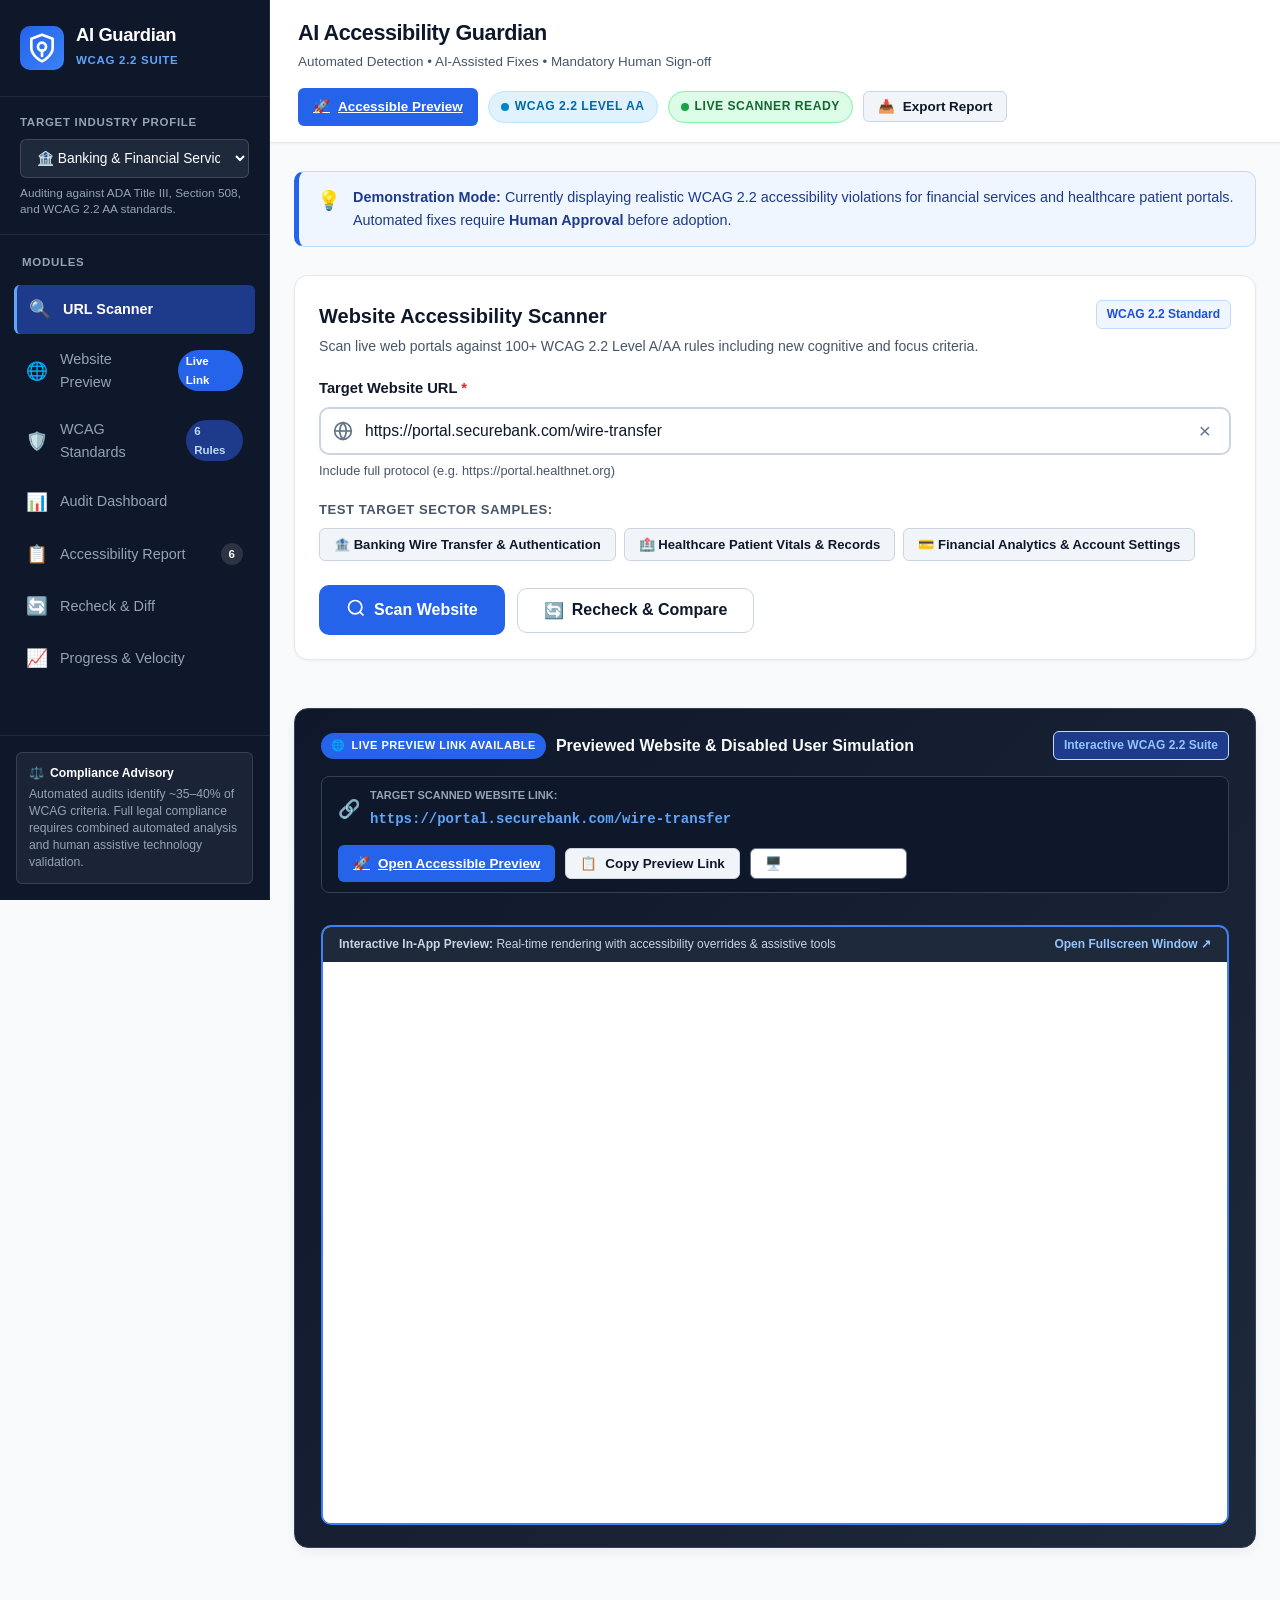
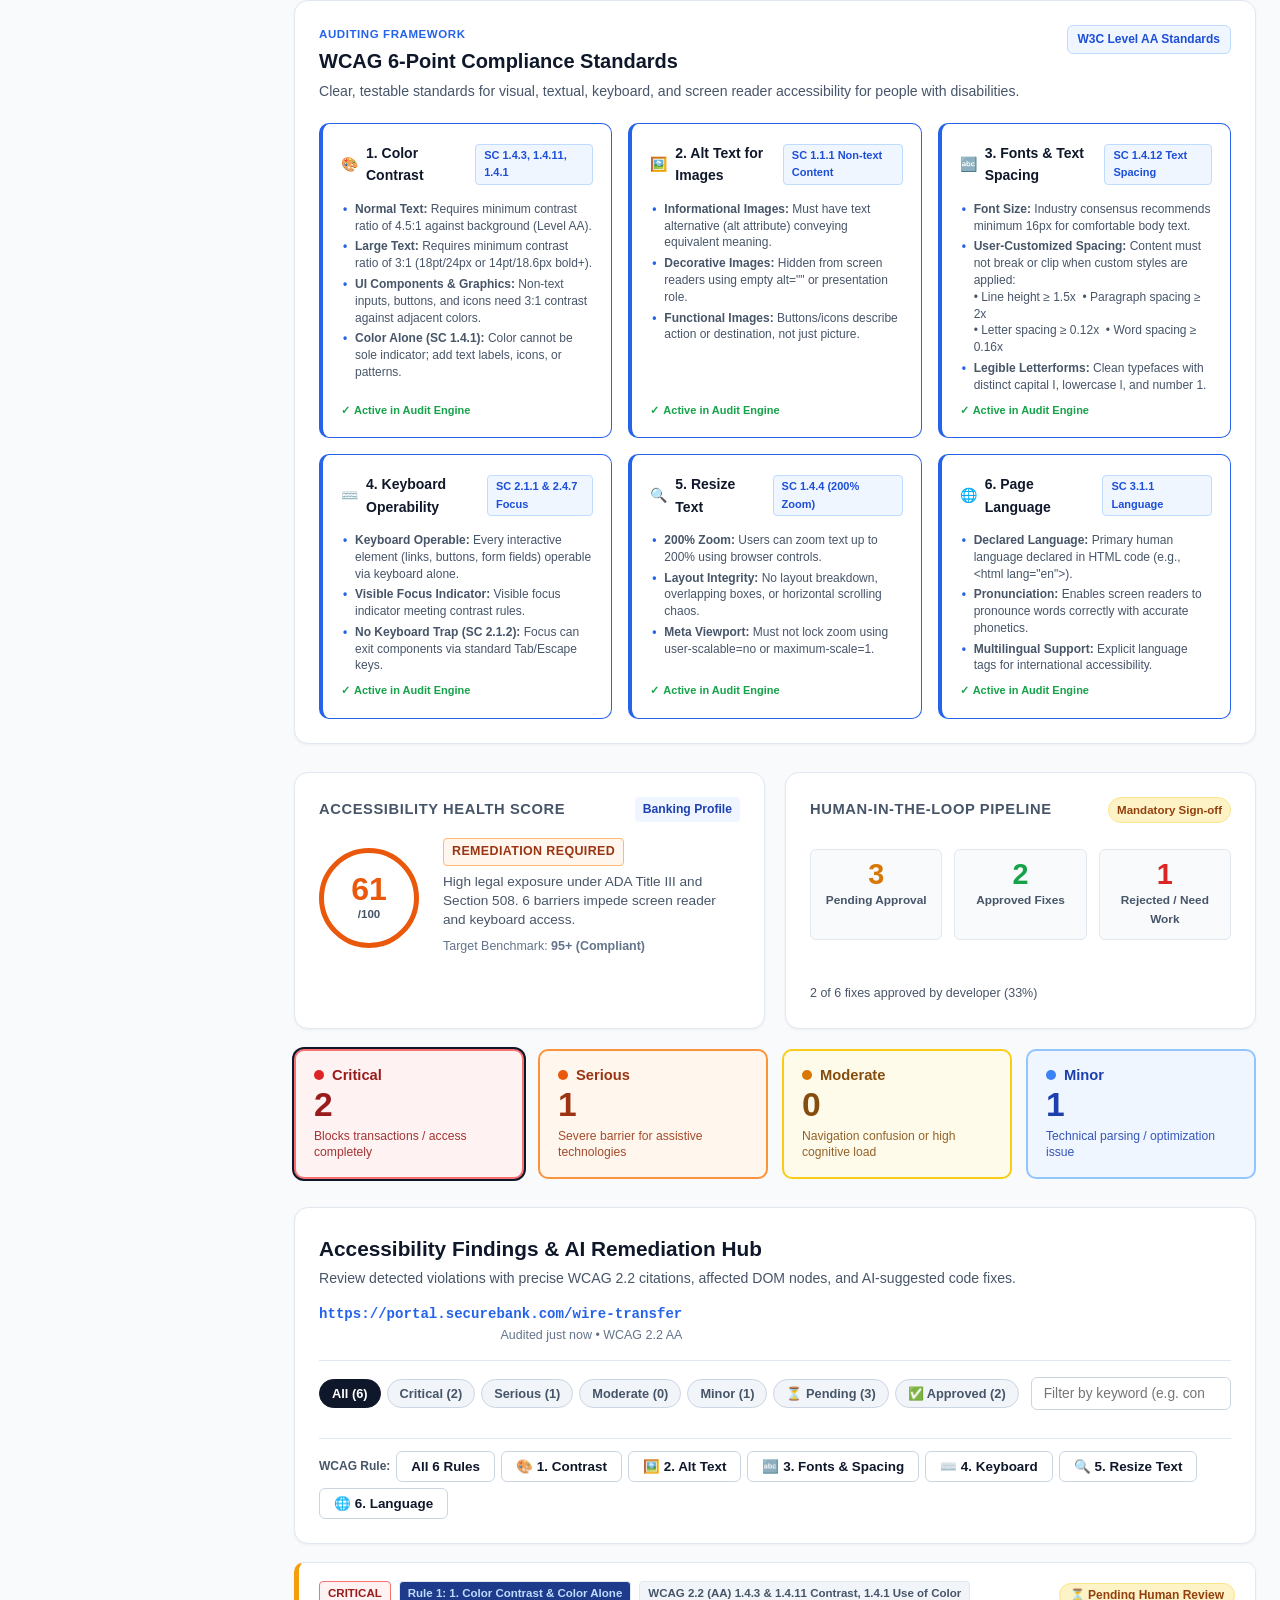
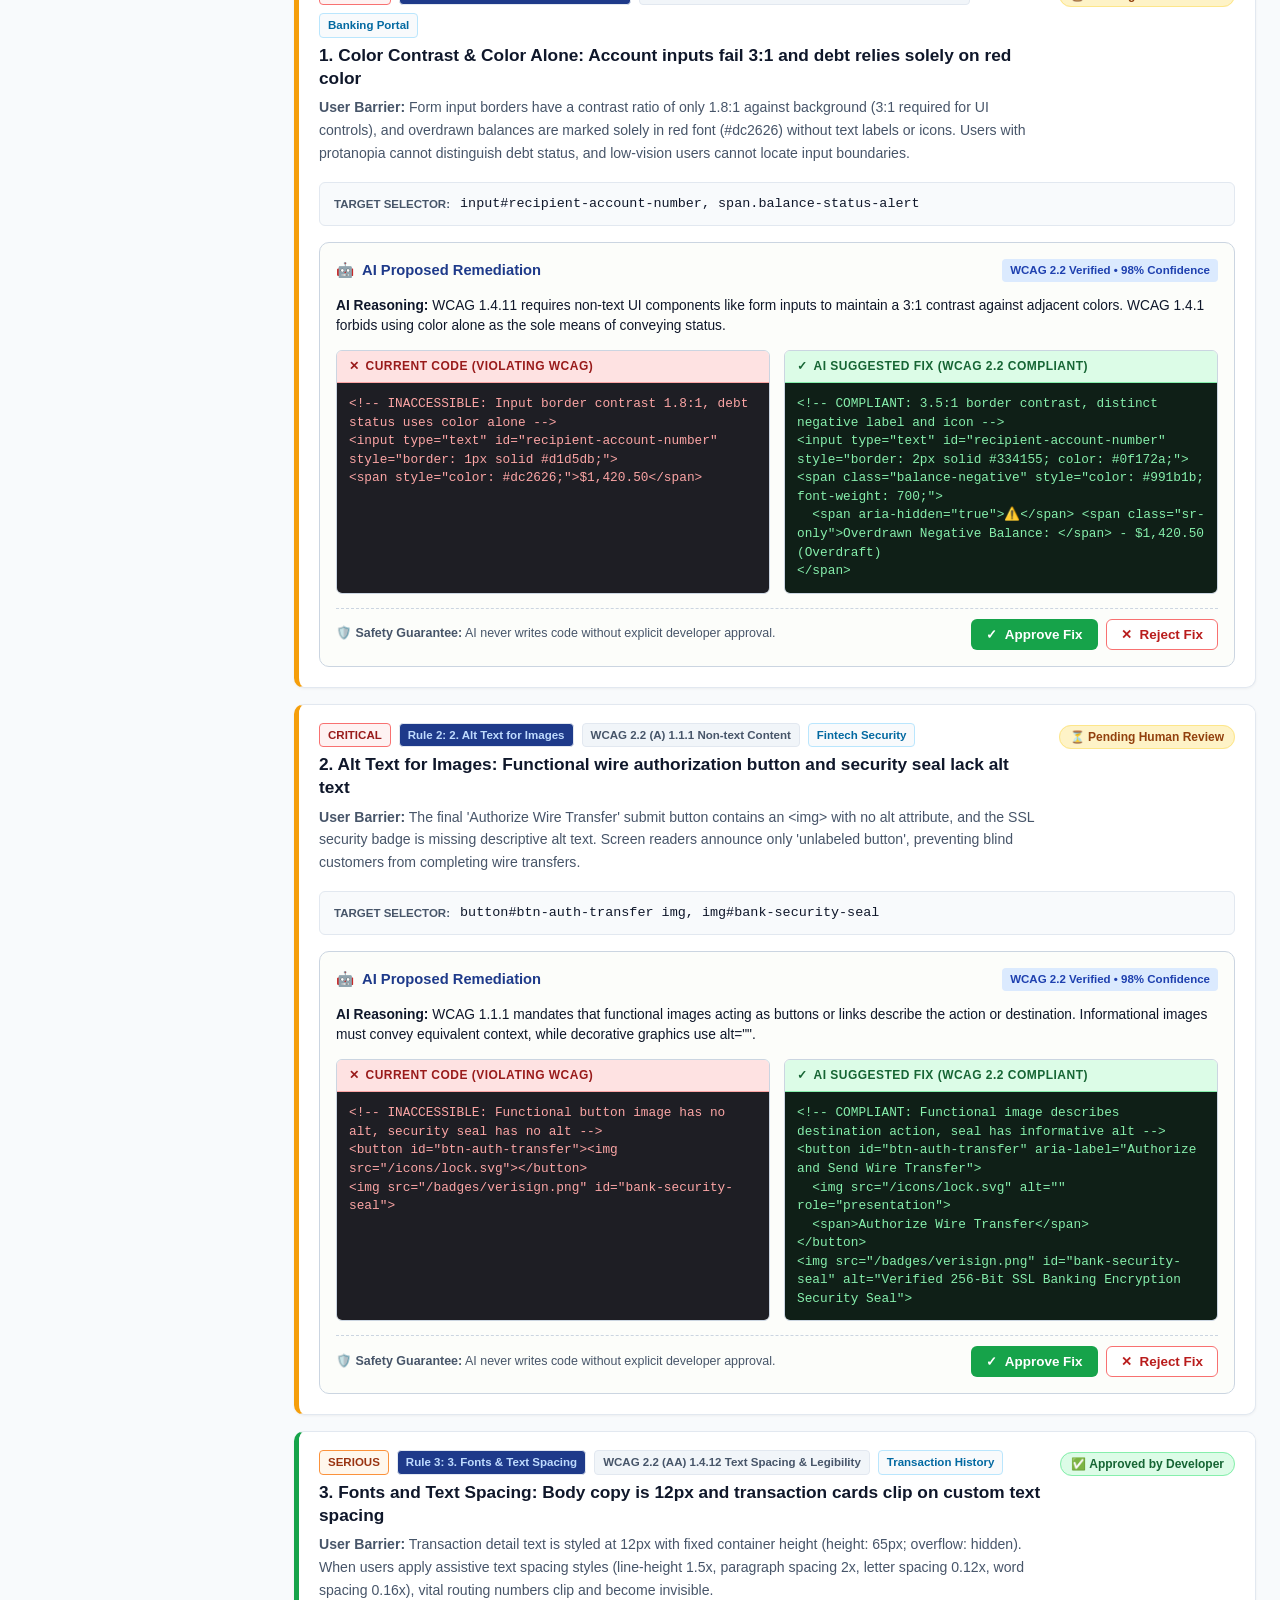
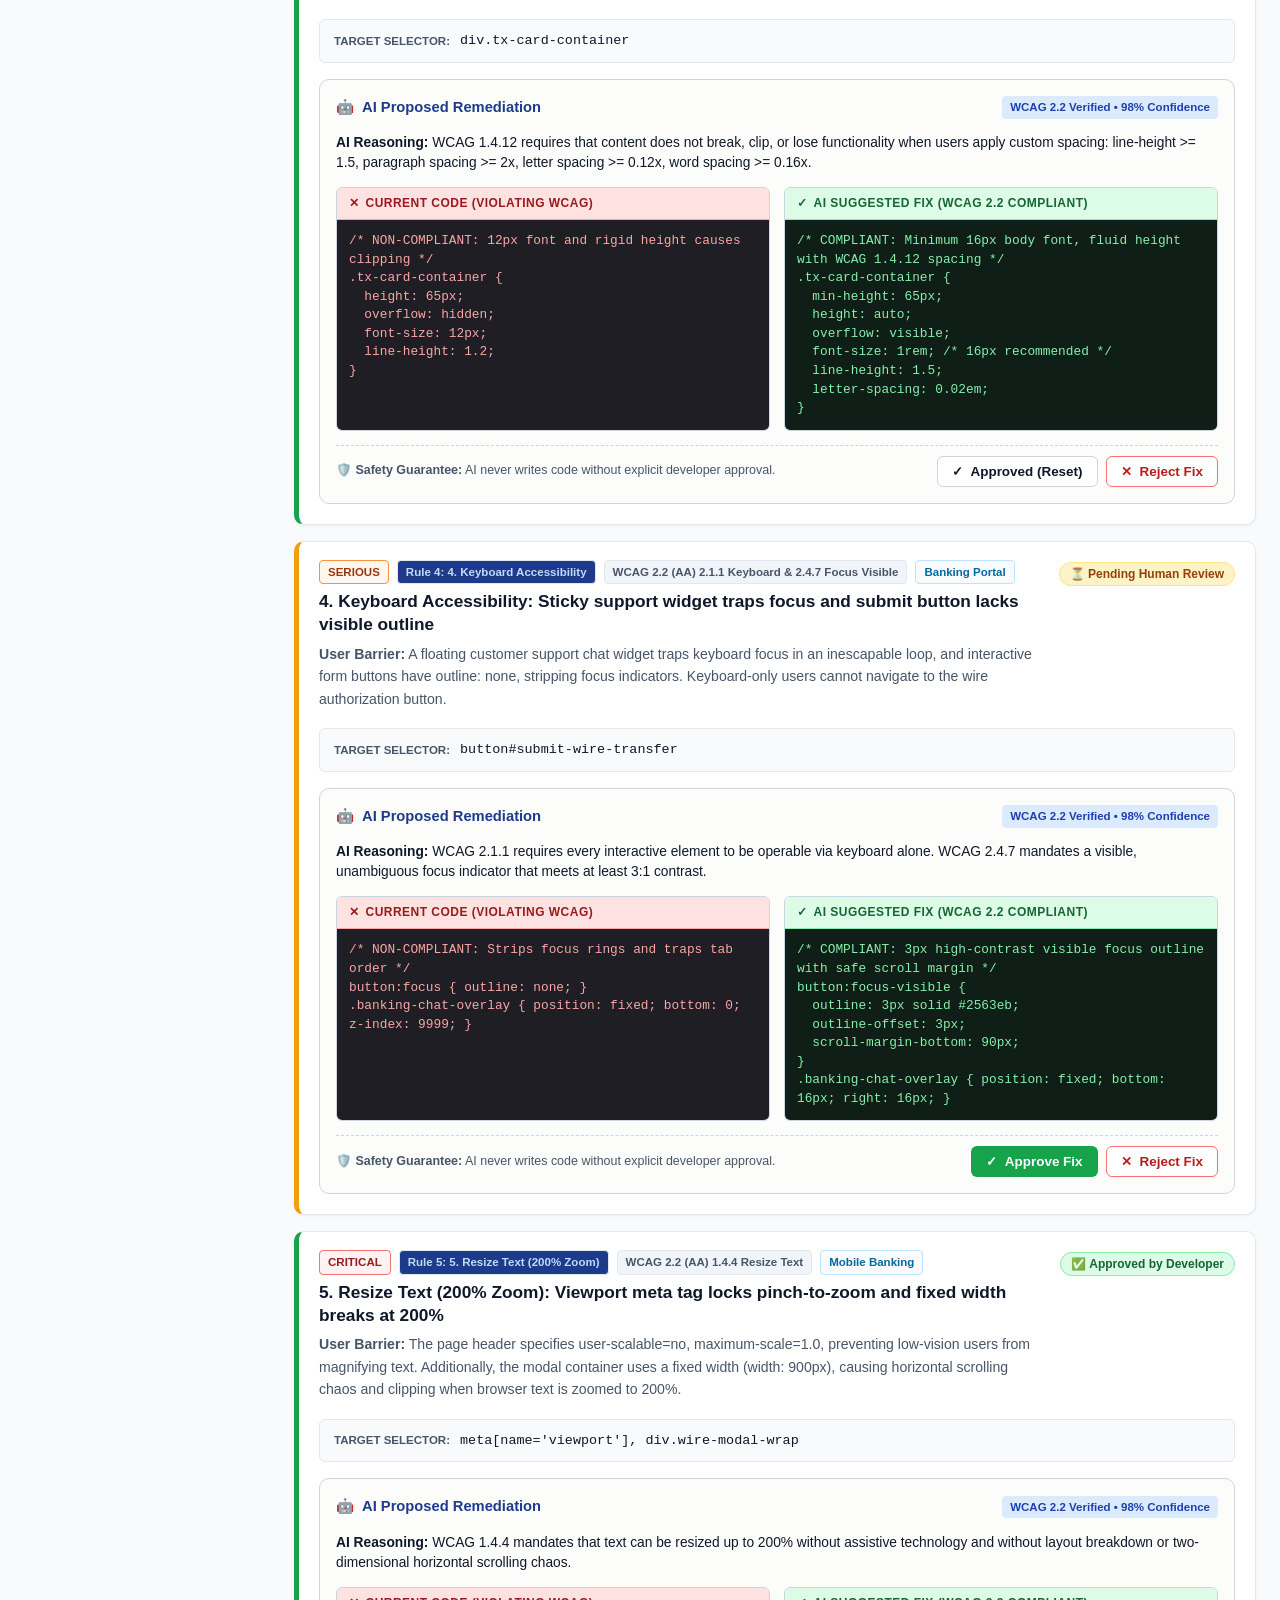
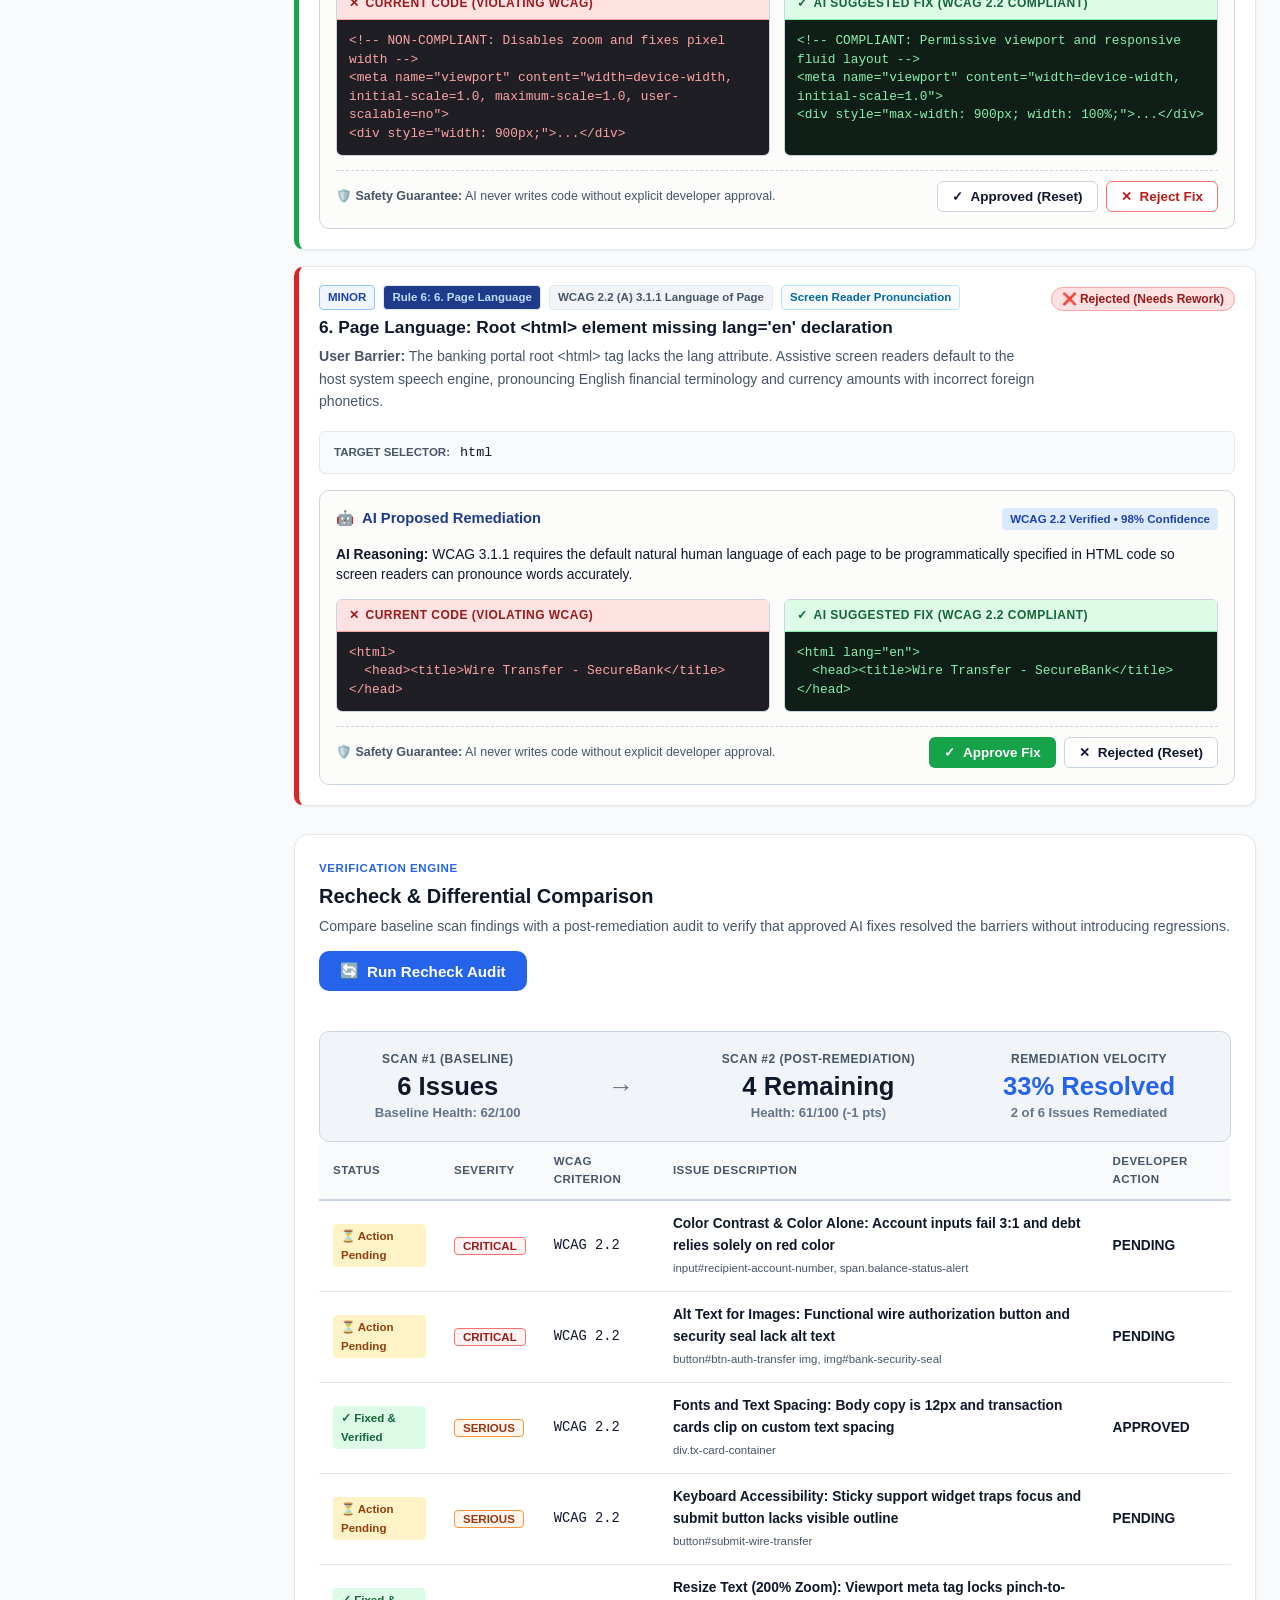
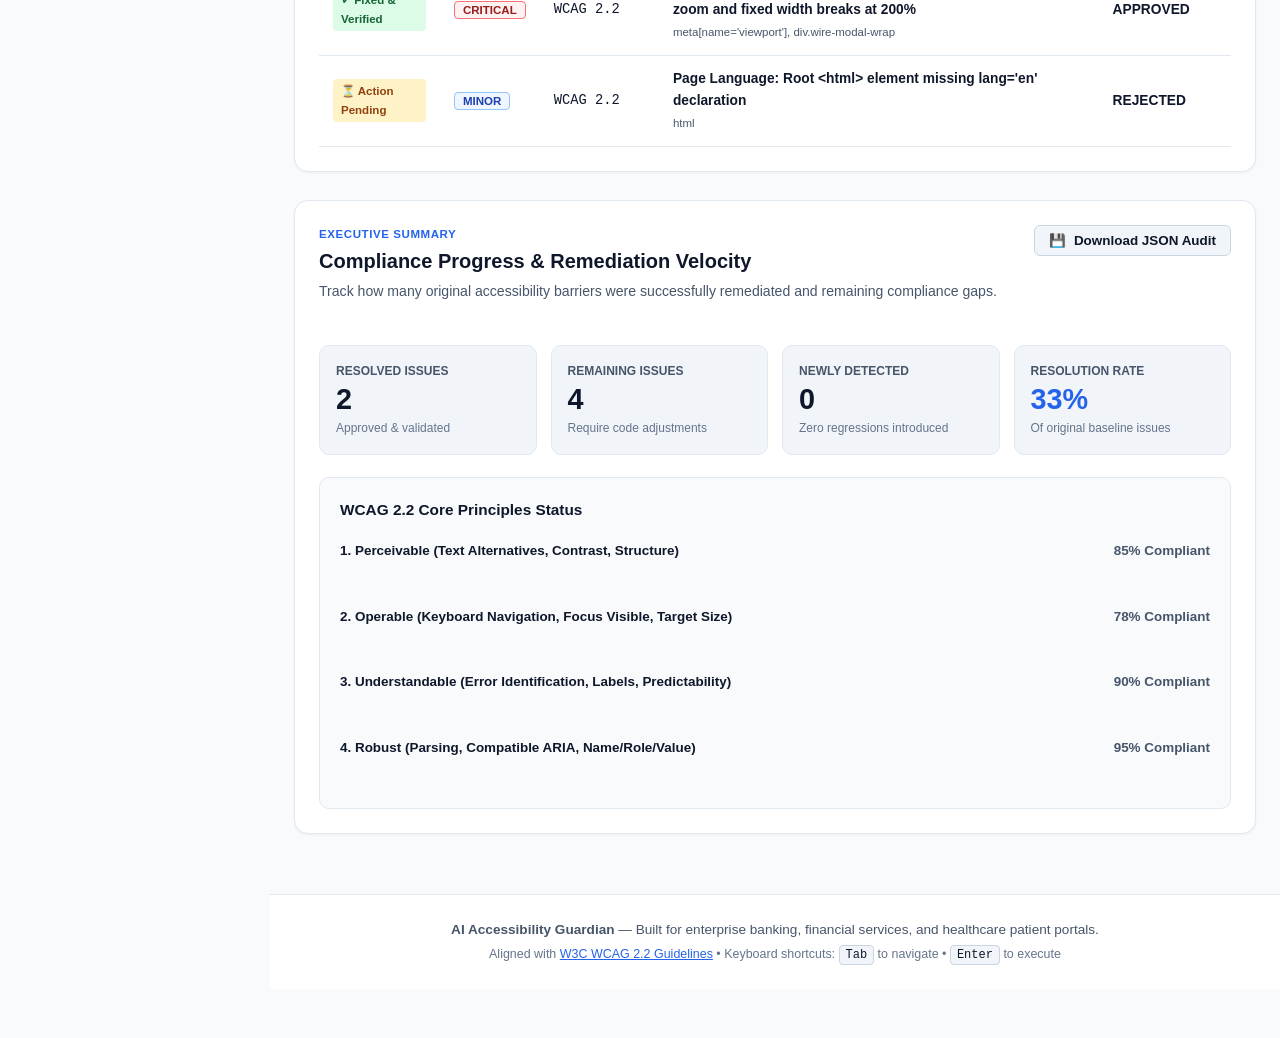
<file: index.html>
<!DOCTYPE html>
<html lang="en">
<head>
  <meta charset="UTF-8">
  <meta name="viewport" content="width=device-width, initial-scale=1.0">
  <meta name="description" content="AI Accessibility Guardian — WCAG 2.2 Remediation & Compliance Platform for Banking, Financial Services, and Healthcare Patient Portals.">
  <title>AI Accessibility Guardian — WCAG 2.2 Compliance Platform</title>
  <link rel="stylesheet" href="style.css">
</head>
<body>
  <!-- Accessible Skip Link for Keyboard Navigation -->
  <a href="#main-content" class="skip-link">Skip to main content</a>

  <!-- Live Announcer for Screen Readers (ARIA live region) -->
  <div id="screen-reader-announcer" class="sr-only" role="status" aria-live="polite" aria-atomic="true"></div>

  <div class="app-layout">
    <!-- Sidebar Navigation -->
    <aside id="sidebar" class="sidebar" role="navigation" aria-label="Main Navigation">
      <div class="sidebar-header">
        <div class="brand-logo" aria-hidden="true">
          <svg width="32" height="32" viewBox="0 0 24 24" fill="none" stroke="currentColor" stroke-width="2" stroke-linecap="round" stroke-linejoin="round">
            <path d="M12 22s8-4 8-10V5l-8-3-8 3v7c0 6 8 10 8 10z"></path>
            <circle cx="12" cy="11" r="3"></circle>
            <path d="M12 14v4"></path>
          </svg>
        </div>
        <div class="brand-text">
          <h1 class="brand-name">AI Guardian</h1>
          <span class="brand-tag">WCAG 2.2 Suite</span>
        </div>
      </div>

      <!-- Sector Focus Selector -->
      <div class="sector-selector-wrapper">
        <label for="sector-select" class="sidebar-section-label">Target Industry Profile</label>
        <div class="select-wrapper">
          <select id="sector-select" class="sidebar-select" aria-label="Select target industry compliance profile">
            <option value="banking" selected>🏦 Banking & Financial Services</option>
            <option value="healthcare">🏥 Healthcare & Patient Portals</option>
            <option value="enterprise">🏢 Enterprise SaaS & Portals</option>
          </select>
        </div>
        <p class="sector-hint" id="sector-hint">Auditing against ADA Title III, Section 508, and WCAG 2.2 AA standards.</p>
      </div>

      <!-- Navigation Links -->
      <nav class="sidebar-nav">
        <span class="sidebar-section-label">Modules</span>
        <ul class="nav-list" role="list">
          <li>
            <a href="#section-scanner" class="nav-link active" data-nav="scanner">
              <span class="nav-icon" aria-hidden="true">🔍</span>
              <span class="nav-text">URL Scanner</span>
            </a>
          </li>
          <li>
            <a href="#section-preview-banner" class="nav-link" data-nav="preview">
              <span class="nav-icon" aria-hidden="true">🌐</span>
              <span class="nav-text">Website Preview</span>
              <span class="badge-count badge-live" style="background:#2563eb; color:#fff;">Live Link</span>
            </a>
          </li>
          <li>
            <a href="#section-wcag-standards" class="nav-link" data-nav="standards">
              <span class="nav-icon" aria-hidden="true">🛡️</span>
              <span class="nav-text">WCAG Standards</span>
              <span class="badge-count" style="background:#1e3a8a; color:#bfdbfe;">6 Rules</span>
            </a>
          </li>
          <li>
            <a href="#section-dashboard" class="nav-link" data-nav="dashboard">
              <span class="nav-icon" aria-hidden="true">📊</span>
              <span class="nav-text">Audit Dashboard</span>
            </a>
          </li>
          <li>
            <a href="#section-report" class="nav-link" data-nav="report">
              <span class="nav-icon" aria-hidden="true">📋</span>
              <span class="nav-text">Accessibility Report</span>
              <span id="nav-issues-count" class="badge-count" aria-label="6 issues detected">6</span>
            </a>
          </li>
          <li>
            <a href="#section-recheck" class="nav-link" data-nav="recheck">
              <span class="nav-icon" aria-hidden="true">🔄</span>
              <span class="nav-text">Recheck & Diff</span>
            </a>
          </li>
          <li>
            <a href="#section-progress" class="nav-link" data-nav="progress">
              <span class="nav-icon" aria-hidden="true">📈</span>
              <span class="nav-text">Progress & Velocity</span>
            </a>
          </li>
        </ul>
      </nav>

      <!-- Compliance Disclaimer Card -->
      <div class="sidebar-footer">
        <div class="compliance-note" role="note">
          <div class="note-header">
            <span class="note-icon" aria-hidden="true">⚖️</span>
            <strong>Compliance Advisory</strong>
          </div>
          <p class="note-body">
            Automated audits identify ~35–40% of WCAG criteria. Full legal compliance requires combined automated analysis and human assistive technology validation.
          </p>
        </div>
      </div>
    </aside>

    <!-- Main Content Area -->
    <div class="content-wrapper">
      <!-- Top Header / App Bar -->
      <header class="app-header" role="banner">
        <div class="header-left">
          <button type="button" id="sidebar-toggle" class="btn-icon-only" aria-label="Toggle sidebar navigation" aria-controls="sidebar" aria-expanded="true">
            <svg width="22" height="22" viewBox="0 0 24 24" fill="none" stroke="currentColor" stroke-width="2">
              <line x1="3" y1="12" x2="21" y2="12"></line>
              <line x1="3" y1="6" x2="21" y2="6"></line>
              <line x1="3" y1="18" x2="21" y2="18"></line>
            </svg>
          </button>
          <div>
            <h2 class="page-title">AI Accessibility Guardian</h2>
            <p class="page-subtitle">Automated Detection &bull; AI-Assisted Fixes &bull; Mandatory Human Sign-off</p>
          </div>
        </div>

        <div class="header-right">
          <a href="preview.html" id="btn-top-preview" target="_blank" rel="noopener noreferrer" class="btn btn-primary btn-sm" title="Open live accessible website preview">
            <span aria-hidden="true">🚀</span> Accessible Preview
          </a>
          <div class="header-pill pill-standard">
            <span class="pill-dot" aria-hidden="true"></span>
            <span>WCAG 2.2 Level AA</span>
          </div>
          <div id="status-pill" class="header-pill pill-live">
            <span class="pill-dot" aria-hidden="true"></span>
            <span id="status-mode-text">Live Scanner Ready</span>
          </div>
          <button type="button" id="btn-export-top" class="btn btn-secondary btn-sm" title="Export Audit Summary">
            <span aria-hidden="true">📥</span> Export Report
          </button>
        </div>
      </header>

      <!-- Main Scrollable Body -->
      <main id="main-content" class="main-body" role="main">
        <!-- Notice Banner -->
        <aside class="notice-banner" aria-label="System status notification">
          <div class="notice-icon" aria-hidden="true">💡</div>
          <div class="notice-content">
            <strong>Demonstration Mode:</strong> Currently displaying realistic WCAG 2.2 accessibility violations for financial services and healthcare patient portals. Automated fixes require <strong>Human Approval</strong> before adoption.
          </div>
        </aside>

        <!-- SECTION 1: URL Scanner -->
        <section id="section-scanner" class="card scan-card" aria-labelledby="heading-scanner">
          <div class="card-header">
            <div>
              <h3 id="heading-scanner" class="card-title">Website Accessibility Scanner</h3>
              <p class="card-subtitle">Scan live web portals against 100+ WCAG 2.2 Level A/AA rules including new cognitive and focus criteria.</p>
            </div>
            <span class="badge-wcag-version">WCAG 2.2 Standard</span>
          </div>

          <form id="scanner-form" class="scanner-form" novalidate>
            <div class="form-group">
              <label for="url-input" class="form-label">
                Target Website URL <span class="required" aria-hidden="true">*</span>
                <span class="sr-only">(required)</span>
              </label>
              <div class="input-wrapper">
                <span class="input-icon" aria-hidden="true">
                  <svg width="20" height="20" viewBox="0 0 24 24" fill="none" stroke="currentColor" stroke-width="2">
                    <circle cx="12" cy="12" r="10"></circle>
                    <line x1="2" y1="12" x2="22" y2="12"></line>
                    <path d="M12 2a15.3 15.3 0 0 1 4 10 15.3 15.3 0 0 1-4 10 15.3 15.3 0 0 1-4-10 15.3 15.3 0 0 1 4-10z"></path>
                  </svg>
                </span>
                <input 
                  type="url" 
                  id="url-input" 
                  name="url" 
                  class="url-input" 
                  placeholder="https://portal.securebank.com" 
                  value="https://portal.securebank.com/wire-transfer"
                  autocomplete="url"
                  spellcheck="false"
                  aria-describedby="url-hint url-error"
                  required
                >
                <button type="button" id="clear-btn" class="btn-clear" aria-label="Clear input URL" title="Clear input">
                  &times;
                </button>
              </div>
              <span id="url-hint" class="input-hint">Include full protocol (e.g. https://portal.healthnet.org)</span>
              <div id="url-error" class="error-message" role="alert" aria-live="polite" hidden></div>
            </div>

            <!-- Preset Samples for Hackathon Judges -->
            <div class="preset-section">
              <span class="preset-label">Test Target Sector Samples:</span>
              <div class="preset-buttons" role="group" aria-label="Industry sample URLs">
                <button type="button" class="btn-preset" data-sector="banking" data-url="https://portal.securebank.com/wire-transfer">
                  🏦 Banking Wire Transfer & Authentication
                </button>
                <button type="button" class="btn-preset" data-sector="healthcare" data-url="https://patient.healthportal.org/records-vitals">
                  🏥 Healthcare Patient Vitals & Records
                </button>
                <button type="button" class="btn-preset" data-sector="enterprise" data-url="https://app.financesaas.io/dashboard">
                  💳 Financial Analytics & Account Settings
                </button>
              </div>
            </div>

            <div class="form-actions">
              <button type="submit" id="scan-btn" class="btn btn-primary btn-lg">
                <span class="btn-icon" aria-hidden="true">
                  <svg width="20" height="20" viewBox="0 0 24 24" fill="none" stroke="currentColor" stroke-width="2">
                    <circle cx="11" cy="11" r="8"></circle>
                    <line x1="21" y1="21" x2="16.65" y2="16.65"></line>
                  </svg>
                </span>
                <span class="btn-text">Scan Website</span>
              </button>

              <button type="button" id="btn-run-recheck-quick" class="btn btn-outline btn-lg" title="Run Recheck Comparison">
                <span aria-hidden="true">🔄</span> Recheck & Compare
              </button>
            </div>
          </form>
        </section>

        <!-- PREVIEWED WEBSITE LINK & SUITE BANNER -->
        <section id="section-preview-banner" class="preview-banner-card" aria-labelledby="heading-preview-banner">
          <div class="preview-banner-header">
            <div style="display:flex; align-items:center; gap:10px;">
              <span class="preview-badge-pill">
                <span aria-hidden="true">🌐</span> Live Preview Link Available
              </span>
              <h3 id="heading-preview-banner" style="font-size:16px; margin:0; font-weight:700;">
                Previewed Website & Disabled User Simulation
              </h3>
            </div>
            <span class="badge-wcag-version" style="background:#1e3a8a; color:#93c5fd;">Interactive WCAG 2.2 Suite</span>
          </div>

          <div class="preview-url-display-box">
            <div style="display:flex; align-items:center; gap:10px; overflow:hidden;">
              <span style="font-size:18px;" aria-hidden="true">🔗</span>
              <div>
                <span style="font-size:11px; text-transform:uppercase; color:#94a3b8; font-weight:700; display:block;">Target Scanned Website Link:</span>
                <a id="preview-direct-link" href="https://portal.securebank.com/wire-transfer" target="_blank" rel="noopener noreferrer" class="preview-link-text">
                  https://portal.securebank.com/wire-transfer
                </a>
              </div>
            </div>
            <div class="preview-actions-row">
              <a id="btn-open-preview" href="preview.html?url=https%3A%2F%2Fportal.securebank.com%2Fwire-transfer" target="_blank" rel="noopener noreferrer" class="btn btn-primary btn-sm">
                <span aria-hidden="true">🚀</span> Open Accessible Preview
              </a>
              <button type="button" id="btn-copy-preview-link" class="btn btn-secondary btn-sm" title="Copy preview link">
                <span aria-hidden="true">📋</span> Copy Preview Link
              </button>
              <button type="button" id="btn-toggle-inline-preview" class="btn btn-outline btn-sm" style="color:#ffffff; border-color:#64748b;">
                <span aria-hidden="true">🖥️</span> <span id="toggle-preview-text">View Inside App</span>
              </button>
            </div>
          </div>

          <!-- Inline Expandable Live Preview Frame -->
          <div id="inline-preview-container" class="inline-preview-box" hidden>
            <div class="inline-preview-toolbar">
              <span><strong>Interactive In-App Preview:</strong> Real-time rendering with accessibility overrides & assistive tools</span>
              <a id="inline-preview-external" href="preview.html?url=https%3A%2F%2Fportal.securebank.com%2Fwire-transfer" target="_blank" style="color:#93c5fd; text-decoration:none; font-weight:700;">
                Open Fullscreen Window &nearr;
              </a>
            </div>
            <iframe id="inline-preview-iframe" class="inline-preview-frame" title="Inline Accessible Website Preview" sandbox="allow-scripts allow-same-origin allow-forms"></iframe>
          </div>
        </section>

        <!-- WCAG 6-POINT COMPLIANCE STANDARDS MATRIX -->
        <section id="section-wcag-standards" class="card wcag-standards-section" aria-labelledby="heading-wcag-standards">
          <div class="card-header">
            <div>
              <div class="header-badge-tag">Auditing Framework</div>
              <h3 id="heading-wcag-standards" class="card-title">WCAG 6-Point Compliance Standards</h3>
              <p class="card-subtitle">
                Clear, testable standards for visual, textual, keyboard, and screen reader accessibility for people with disabilities.
              </p>
            </div>
            <span class="badge-wcag-version">W3C Level AA Standards</span>
          </div>

          <div class="wcag-criteria-grid">
            <!-- 1. Color Contrast & Color Alone -->
            <div class="wcag-criterion-card criterion-active">
              <div class="criterion-header">
                <span class="criterion-title"><span>🎨</span> 1. Color Contrast</span>
                <span class="criterion-sc-badge">SC 1.4.3, 1.4.11, 1.4.1</span>
              </div>
              <ul class="criterion-bullets">
                <li><strong>Normal Text:</strong> Requires minimum contrast ratio of 4.5:1 against background (Level AA).</li>
                <li><strong>Large Text:</strong> Requires minimum contrast ratio of 3:1 (18pt/24px or 14pt/18.6px bold+).</li>
                <li><strong>UI Components & Graphics:</strong> Non-text inputs, buttons, and icons need 3:1 contrast against adjacent colors.</li>
                <li><strong>Color Alone (SC 1.4.1):</strong> Color cannot be sole indicator; add text labels, icons, or patterns.</li>
              </ul>
              <div class="criterion-status-tag status-tag-active">
                <span aria-hidden="true">✓</span> Active in Audit Engine
              </div>
            </div>

            <!-- 2. Alt Text for Images -->
            <div class="wcag-criterion-card criterion-active">
              <div class="criterion-header">
                <span class="criterion-title"><span>🖼️</span> 2. Alt Text for Images</span>
                <span class="criterion-sc-badge">SC 1.1.1 Non-text Content</span>
              </div>
              <ul class="criterion-bullets">
                <li><strong>Informational Images:</strong> Must have text alternative (alt attribute) conveying equivalent meaning.</li>
                <li><strong>Decorative Images:</strong> Hidden from screen readers using empty alt="" or presentation role.</li>
                <li><strong>Functional Images:</strong> Buttons/icons describe action or destination, not just picture.</li>
              </ul>
              <div class="criterion-status-tag status-tag-active">
                <span aria-hidden="true">✓</span> Active in Audit Engine
              </div>
            </div>

            <!-- 3. Fonts and Text Spacing -->
            <div class="wcag-criterion-card criterion-active">
              <div class="criterion-header">
                <span class="criterion-title"><span>🔤</span> 3. Fonts & Text Spacing</span>
                <span class="criterion-sc-badge">SC 1.4.12 Text Spacing</span>
              </div>
              <ul class="criterion-bullets">
                <li><strong>Font Size:</strong> Industry consensus recommends minimum 16px for comfortable body text.</li>
                <li><strong>User-Customized Spacing:</strong> Content must not break or clip when custom styles are applied:
                  <br>&bull; Line height &ge; 1.5x &nbsp;&bull; Paragraph spacing &ge; 2x
                  <br>&bull; Letter spacing &ge; 0.12x &nbsp;&bull; Word spacing &ge; 0.16x</li>
                <li><strong>Legible Letterforms:</strong> Clean typefaces with distinct capital I, lowercase l, and number 1.</li>
              </ul>
              <div class="criterion-status-tag status-tag-active">
                <span aria-hidden="true">✓</span> Active in Audit Engine
              </div>
            </div>

            <!-- 4. Keyboard Accessibility -->
            <div class="wcag-criterion-card criterion-active">
              <div class="criterion-header">
                <span class="criterion-title"><span>⌨️</span> 4. Keyboard Operability</span>
                <span class="criterion-sc-badge">SC 2.1.1 & 2.4.7 Focus</span>
              </div>
              <ul class="criterion-bullets">
                <li><strong>Keyboard Operable:</strong> Every interactive element (links, buttons, form fields) operable via keyboard alone.</li>
                <li><strong>Visible Focus Indicator:</strong> Visible focus indicator meeting contrast rules.</li>
                <li><strong>No Keyboard Trap (SC 2.1.2):</strong> Focus can exit components via standard Tab/Escape keys.</li>
              </ul>
              <div class="criterion-status-tag status-tag-active">
                <span aria-hidden="true">✓</span> Active in Audit Engine
              </div>
            </div>

            <!-- 5. Resize Text -->
            <div class="wcag-criterion-card criterion-active">
              <div class="criterion-header">
                <span class="criterion-title"><span>🔍</span> 5. Resize Text</span>
                <span class="criterion-sc-badge">SC 1.4.4 (200% Zoom)</span>
              </div>
              <ul class="criterion-bullets">
                <li><strong>200% Zoom:</strong> Users can zoom text up to 200% using browser controls.</li>
                <li><strong>Layout Integrity:</strong> No layout breakdown, overlapping boxes, or horizontal scrolling chaos.</li>
                <li><strong>Meta Viewport:</strong> Must not lock zoom using user-scalable=no or maximum-scale=1.</li>
              </ul>
              <div class="criterion-status-tag status-tag-active">
                <span aria-hidden="true">✓</span> Active in Audit Engine
              </div>
            </div>

            <!-- 6. Page Language -->
            <div class="wcag-criterion-card criterion-active">
              <div class="criterion-header">
                <span class="criterion-title"><span>🌐</span> 6. Page Language</span>
                <span class="criterion-sc-badge">SC 3.1.1 Language</span>
              </div>
              <ul class="criterion-bullets">
                <li><strong>Declared Language:</strong> Primary human language declared in HTML code (e.g., &lt;html lang="en"&gt;).</li>
                <li><strong>Pronunciation:</strong> Enables screen readers to pronounce words correctly with accurate phonetics.</li>
                <li><strong>Multilingual Support:</strong> Explicit language tags for international accessibility.</li>
              </ul>
              <div class="criterion-status-tag status-tag-active">
                <span aria-hidden="true">✓</span> Active in Audit Engine
              </div>
            </div>
          </div>
        </section>

        <!-- Loading / Progress State -->
        <section id="loading-state" class="card loading-card" role="status" aria-live="polite" aria-busy="true" hidden>
          <div class="spinner-container">
            <div class="spinner" aria-hidden="true"></div>
          </div>
          <h3 id="loading-title" class="loading-title">Scanning Website with AI Guardian</h3>
          <p id="loading-message" class="loading-message">Initializing DOM crawler and headless engine...</p>
          <div class="progress-bar-container" aria-hidden="true">
            <div id="progress-bar" class="progress-bar" style="width: 25%;"></div>
          </div>
          <div class="loading-steps-grid">
            <span class="step-item active">1. Fetching DOM</span>
            <span class="step-item active">2. Checking Contrast</span>
            <span class="step-item">3. WCAG 2.2 Rules</span>
            <span class="step-item">4. Synthesizing AI Fixes</span>
          </div>
        </section>

        <!-- SECTION 2: Dashboard Overview & Severity KPI Cards -->
        <section id="section-dashboard" class="dashboard-grid" aria-labelledby="heading-dashboard">
          <h3 id="heading-dashboard" class="sr-only">Accessibility KPI Metrics</h3>

          <!-- Main Score Gauge Card -->
          <div class="card score-kpi-card">
            <div class="kpi-header">
              <span class="kpi-title">Accessibility Health Score</span>
              <span class="sector-indicator" id="kpi-sector-indicator">Banking Profile</span>
            </div>
            <div class="score-display">
              <div id="score-ring" class="score-ring ring-moderate" role="img" aria-label="Accessibility score: 62 out of 100">
                <span id="score-number" class="score-value">62</span>
                <span class="score-max">/100</span>
              </div>
              <div class="score-meta">
                <div id="score-rating" class="score-rating-badge badge-warning">Remediation Required</div>
                <p class="score-desc" id="score-desc">
                  High legal exposure under ADA Title III and Section 508. 6 barriers impede screen reader and keyboard access.
                </p>
                <div class="score-benchmark">
                  <span>Target Benchmark: <strong>95+ (Compliant)</strong></span>
                </div>
              </div>
            </div>
          </div>

          <!-- Human Approval Pipeline KPI Card -->
          <div class="card approval-kpi-card">
            <div class="kpi-header">
              <span class="kpi-title">Human-in-the-Loop Pipeline</span>
              <span class="badge-pill">Mandatory Sign-off</span>
            </div>
            <div class="pipeline-stats">
              <div class="pipe-stat">
                <span class="pipe-num text-pending" id="stat-pipe-pending">4</span>
                <span class="pipe-label">Pending Approval</span>
              </div>
              <div class="pipe-stat">
                <span class="pipe-num text-approved" id="stat-pipe-approved">1</span>
                <span class="pipe-label">Approved Fixes</span>
              </div>
              <div class="pipe-stat">
                <span class="pipe-num text-rejected" id="stat-pipe-rejected">1</span>
                <span class="pipe-label">Rejected / Need Work</span>
              </div>
            </div>
            <div class="pipeline-progress-bar-wrapper">
              <div class="progress-bar-container" aria-hidden="true">
                <div id="approval-progress-bar" class="progress-bar bar-approval" style="width: 17%;"></div>
              </div>
              <span class="progress-caption" id="approval-progress-caption">1 of 6 issues approved by developer (17%)</span>
            </div>
          </div>

          <!-- Severity Breakdown 4-Card Region -->
          <div class="severity-grid" role="region" aria-label="Issue Summary by Severity">
            <button type="button" class="severity-card card-critical active-filter" data-filter="critical" aria-pressed="false">
              <div class="sev-head">
                <span class="sev-dot dot-critical" aria-hidden="true"></span>
                <span class="sev-name">Critical</span>
              </div>
              <div class="sev-count" id="count-critical">2</div>
              <p class="sev-info">Blocks transactions / access completely</p>
            </button>

            <button type="button" class="severity-card card-serious" data-filter="serious" aria-pressed="false">
              <div class="sev-head">
                <span class="sev-dot dot-serious" aria-hidden="true"></span>
                <span class="sev-name">Serious</span>
              </div>
              <div class="sev-count" id="count-serious">2</div>
              <p class="sev-info">Severe barrier for assistive technologies</p>
            </button>

            <button type="button" class="severity-card card-moderate" data-filter="moderate" aria-pressed="false">
              <div class="sev-head">
                <span class="sev-dot dot-moderate" aria-hidden="true"></span>
                <span class="sev-name">Moderate</span>
              </div>
              <div class="sev-count" id="count-moderate">1</div>
              <p class="sev-info">Navigation confusion or high cognitive load</p>
            </button>

            <button type="button" class="severity-card card-minor" data-filter="minor" aria-pressed="false">
              <div class="sev-head">
                <span class="sev-dot dot-minor" aria-hidden="true"></span>
                <span class="sev-name">Minor</span>
              </div>
              <div class="sev-count" id="count-minor">1</div>
              <p class="sev-info">Technical parsing / optimization issue</p>
            </button>
          </div>
        </section>

        <!-- SECTION 3: Detailed Report & AI Remediation Hub -->
        <section id="section-report" class="report-section" aria-labelledby="heading-report">
          <div class="report-header-card card">
            <div class="report-title-row">
              <div>
                <h3 id="heading-report" class="section-heading">Accessibility Findings & AI Remediation Hub</h3>
                <p class="section-subheading">
                  Review detected violations with precise WCAG 2.2 citations, affected DOM nodes, and AI-suggested code fixes.
                </p>
              </div>
              <div class="audit-meta-box">
                <span class="meta-url" id="meta-scanned-url">https://portal.securebank.com/wire-transfer</span>
                <span class="meta-time" id="meta-scanned-time">Audited just now &bull; WCAG 2.2 AA</span>
              </div>
            </div>

            <!-- Filter & Search Toolbar -->
            <div class="report-toolbar">
              <div class="toolbar-filters" role="tablist" aria-label="Filter issues by severity or status">
                <button type="button" role="tab" class="filter-tab active" data-filter="all" aria-selected="true">All (6)</button>
                <button type="button" role="tab" class="filter-tab" data-filter="critical" aria-selected="false">Critical (2)</button>
                <button type="button" role="tab" class="filter-tab" data-filter="serious" aria-selected="false">Serious (2)</button>
                <button type="button" role="tab" class="filter-tab" data-filter="moderate" aria-selected="false">Moderate (1)</button>
                <button type="button" role="tab" class="filter-tab" data-filter="minor" aria-selected="false">Minor (1)</button>
                <button type="button" role="tab" class="filter-tab filter-pending" data-filter="pending" aria-selected="false">⏳ Pending (4)</button>
                <button type="button" role="tab" class="filter-tab filter-approved" data-filter="approved" aria-selected="false">✅ Approved (1)</button>
              </div>

              <div class="toolbar-search">
                <input 
                  type="search" 
                  id="issue-search" 
                  class="search-input" 
                  placeholder="Filter by keyword (e.g. contrast, alt, spacing, focus)..." 
                  aria-label="Filter accessibility issues by keyword"
                >
              </div>
            </div>

            <!-- WCAG 6-Point Criteria Quick Filter Row -->
            <div class="wcag-criteria-toolbar" role="group" aria-label="Filter findings by WCAG 6-Point Standards" style="display:flex; gap:6px; flex-wrap:wrap; padding-top:12px; border-top:1px solid var(--border-color, #e2e8f0); margin-top:12px;">
              <span style="font-size:12px; font-weight:700; color:var(--text-muted); align-self:center;">WCAG Rule:</span>
              <button type="button" class="btn btn-sm btn-outline filter-wcag-btn active" data-wcag="all" aria-pressed="true">All 6 Rules</button>
              <button type="button" class="btn btn-sm btn-outline filter-wcag-btn" data-wcag="1" aria-pressed="false" title="SC 1.4.3 & 1.4.11 & 1.4.1">🎨 1. Contrast</button>
              <button type="button" class="btn btn-sm btn-outline filter-wcag-btn" data-wcag="2" aria-pressed="false" title="SC 1.1.1 Non-text Content">🖼️ 2. Alt Text</button>
              <button type="button" class="btn btn-sm btn-outline filter-wcag-btn" data-wcag="3" aria-pressed="false" title="SC 1.4.12 Text Spacing">🔤 3. Fonts & Spacing</button>
              <button type="button" class="btn btn-sm btn-outline filter-wcag-btn" data-wcag="4" aria-pressed="false" title="SC 2.1.1 Keyboard & Focus">⌨️ 4. Keyboard</button>
              <button type="button" class="btn btn-sm btn-outline filter-wcag-btn" data-wcag="5" aria-pressed="false" title="SC 1.4.4 Resize Text 200%">🔍 5. Resize Text</button>
              <button type="button" class="btn btn-sm btn-outline filter-wcag-btn" data-wcag="6" aria-pressed="false" title="SC 3.1.1 Language of Page">🌐 6. Language</button>
            </div>
          </div>

          <!-- Dynamic List of Issue Cards with AI Diffs & Human Approval -->
          <div id="issues-list" class="issues-list" role="feed" aria-busy="false" aria-label="Detected accessibility issues list">
            <!-- Rendered dynamically by javascript.js -->
          </div>
        </section>

        <!-- SECTION 4: Recheck & Scan Comparison -->
        <section id="section-recheck" class="card recheck-section" aria-labelledby="heading-recheck">
          <div class="card-header">
            <div>
              <div class="header-badge-tag">Verification Engine</div>
              <h3 id="heading-recheck" class="card-title">Recheck & Differential Comparison</h3>
              <p class="card-subtitle">
                Compare baseline scan findings with a post-remediation audit to verify that approved AI fixes resolved the barriers without introducing regressions.
              </p>
            </div>
            <button type="button" id="btn-run-recheck" class="btn btn-primary">
              <span aria-hidden="true">🔄</span> Run Recheck Audit
            </button>
          </div>

          <!-- Diff Comparison Visualizer -->
          <div class="diff-container" id="diff-container">
            <div class="diff-summary-row">
              <div class="diff-metric metric-before">
                <span class="diff-metric-label">Scan #1 (Baseline)</span>
                <span class="diff-metric-val" id="diff-initial-count">6 Issues</span>
                <span class="diff-metric-score" id="diff-initial-score">Health: 62/100</span>
              </div>
              <div class="diff-arrow" aria-hidden="true">&rarr;</div>
              <div class="diff-metric metric-after">
                <span class="diff-metric-label">Scan #2 (Post-Remediation)</span>
                <span class="diff-metric-val text-success" id="diff-remaining-count">2 Remaining</span>
                <span class="diff-metric-score text-success" id="diff-new-score">Health: 88/100 (+26 pts)</span>
              </div>
              <div class="diff-metric metric-delta">
                <span class="diff-metric-label">Remediation Velocity</span>
                <span class="diff-metric-val text-brand" id="diff-resolved-rate">67% Fixed</span>
                <span class="diff-metric-score" id="diff-resolved-count">4 of 6 Issues Resolved</span>
              </div>
            </div>

            <!-- Comparison Table -->
            <div class="table-responsive">
              <table class="diff-table" aria-label="Differential comparison of accessibility issues">
                <thead>
                  <tr>
                    <th scope="col">Status</th>
                    <th scope="col">Severity</th>
                    <th scope="col">WCAG Criterion</th>
                    <th scope="col">Issue Description</th>
                    <th scope="col">Developer Action</th>
                  </tr>
                </thead>
                <tbody id="diff-table-body">
                  <!-- Dynamically populated by javascript.js -->
                </tbody>
              </table>
            </div>
          </div>
        </section>

        <!-- SECTION 5: Progress & Compliance Velocity -->
        <section id="section-progress" class="card progress-section" aria-labelledby="heading-progress">
          <div class="card-header">
            <div>
              <div class="header-badge-tag">Executive Summary</div>
              <h3 id="heading-progress" class="card-title">Compliance Progress & Remediation Velocity</h3>
              <p class="card-subtitle">
                Track how many original accessibility barriers were successfully remediated and remaining compliance gaps.
              </p>
            </div>
            <button type="button" id="btn-download-json" class="btn btn-secondary btn-sm">
              <span aria-hidden="true">💾</span> Download JSON Audit
            </button>
          </div>

          <div class="progress-kpi-grid">
            <div class="kpi-mini-card">
              <span class="kpi-mini-label">Resolved Issues</span>
              <span class="kpi-mini-val text-success" id="prog-resolved-count">4</span>
              <span class="kpi-mini-sub">Approved & validated</span>
            </div>
            <div class="kpi-mini-card">
              <span class="kpi-mini-label">Remaining Issues</span>
              <span class="kpi-mini-val text-warning" id="prog-remaining-count">2</span>
              <span class="kpi-mini-sub">Require code adjustments</span>
            </div>
            <div class="kpi-mini-card">
              <span class="kpi-mini-label">Newly Detected</span>
              <span class="kpi-mini-val text-info" id="prog-new-count">0</span>
              <span class="kpi-mini-sub">Zero regressions introduced</span>
            </div>
            <div class="kpi-mini-card">
              <span class="kpi-mini-label">Resolution Rate</span>
              <span class="kpi-mini-val text-brand" id="prog-resolution-pct">67%</span>
              <span class="kpi-mini-sub">Of original baseline issues</span>
            </div>
          </div>

          <!-- WCAG 2.2 Principles Breakdown Progress Bars -->
          <div class="principles-breakdown">
            <h4 class="breakdown-title">WCAG 2.2 Core Principles Status</h4>
            
            <div class="principle-item">
              <div class="principle-info">
                <span class="principle-name">1. Perceivable (Text Alternatives, Contrast, Structure)</span>
                <span class="principle-pct" id="pct-perceivable">85% Compliant</span>
              </div>
              <div class="progress-bar-container" aria-hidden="true">
                <div class="progress-bar bar-success" style="width: 85%;"></div>
              </div>
            </div>

            <div class="principle-item">
              <div class="principle-info">
                <span class="principle-name">2. Operable (Keyboard Navigation, Focus Visible, Target Size)</span>
                <span class="principle-pct" id="pct-operable">78% Compliant</span>
              </div>
              <div class="progress-bar-container" aria-hidden="true">
                <div class="progress-bar bar-brand" style="width: 78%;"></div>
              </div>
            </div>

            <div class="principle-item">
              <div class="principle-info">
                <span class="principle-name">3. Understandable (Error Identification, Labels, Predictability)</span>
                <span class="principle-pct" id="pct-understandable">90% Compliant</span>
              </div>
              <div class="progress-bar-container" aria-hidden="true">
                <div class="progress-bar bar-success" style="width: 90%;"></div>
              </div>
            </div>

            <div class="principle-item">
              <div class="principle-info">
                <span class="principle-name">4. Robust (Parsing, Compatible ARIA, Name/Role/Value)</span>
                <span class="principle-pct" id="pct-robust">95% Compliant</span>
              </div>
              <div class="progress-bar-container" aria-hidden="true">
                <div class="progress-bar bar-success" style="width: 95%;"></div>
              </div>
            </div>
          </div>
        </section>
      </main>

      <!-- App Footer -->
      <footer class="app-footer" role="contentinfo">
        <div class="footer-container">
          <p><strong>AI Accessibility Guardian</strong> &mdash; Built for enterprise banking, financial services, and healthcare patient portals.</p>
          <p class="footer-small">
            Aligned with <a href="https://www.w3.org/TR/WCAG22/" target="_blank" rel="noopener noreferrer">W3C WCAG 2.2 Guidelines</a> &bull; Keyboard shortcuts: <kbd>Tab</kbd> to navigate &bull; <kbd>Enter</kbd> to execute
          </p>
        </div>
      </footer>
    </div>
  </div>

  <script src="javascript.js"></script>
</body>
</html>
</file>
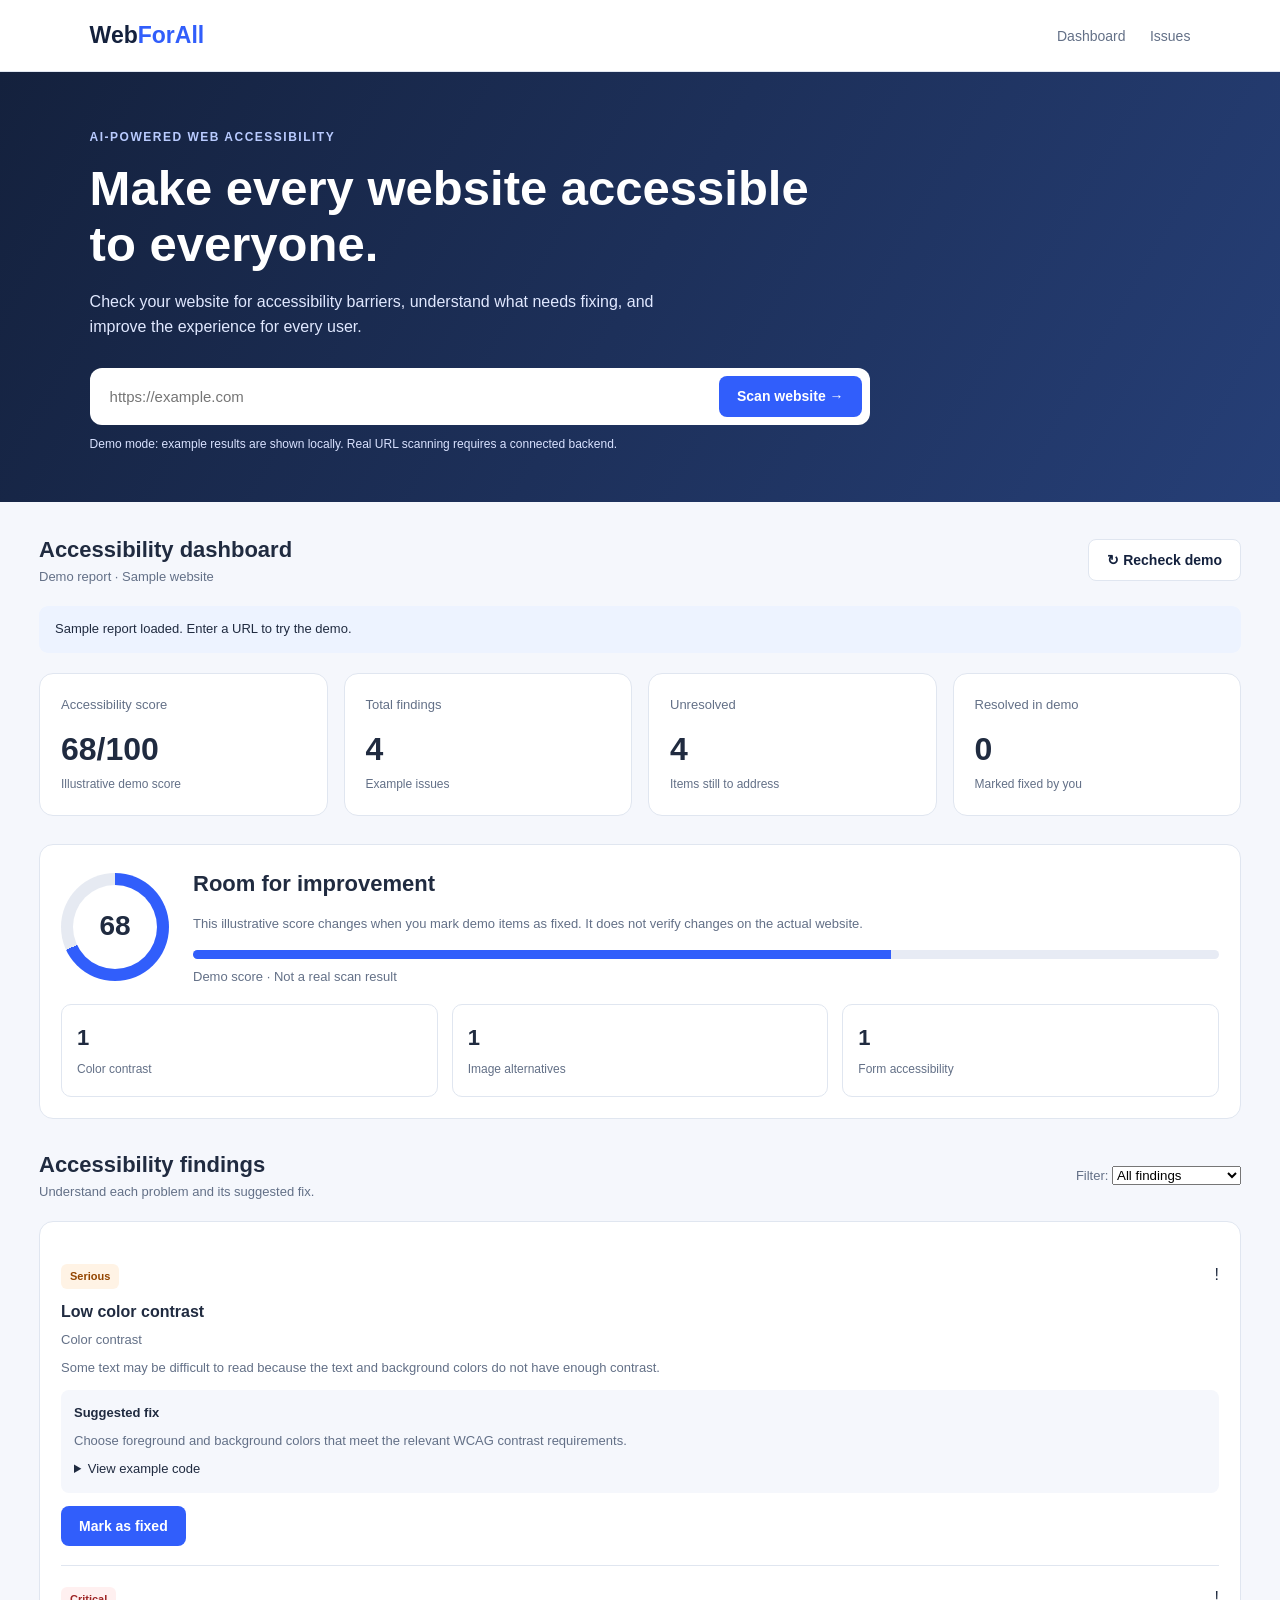
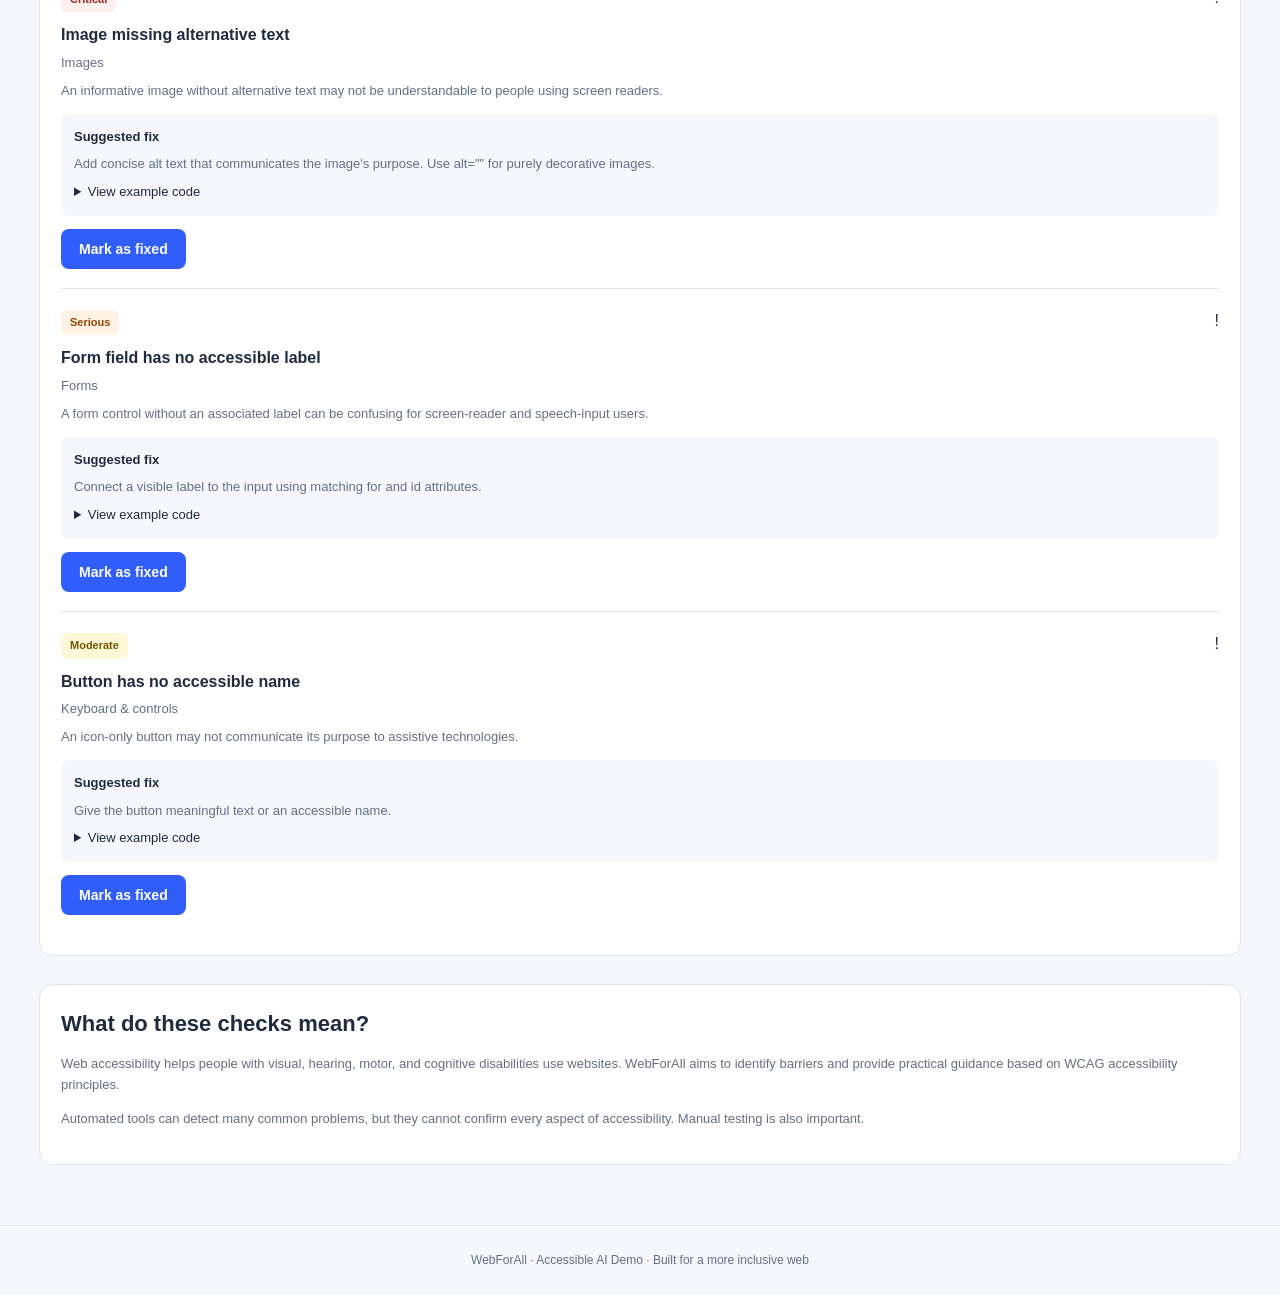
<file: html.html>
<!DOCTYPE html>
<html lang="en">
<head>
<meta charset="UTF-8">
<meta name="viewport" content="width=device-width, initial-scale=1.0">
<title>WebForAll | Accessible AI</title>

<style>
:root {
  --navy: #14213d;
  --blue: #315efb;
  --bg: #f5f7fc;
  --text: #202b40;
  --muted: #637087;
  --border: #e0e6f0;
  --green: #147d50;
  --red: #bd3434;
  --orange: #a75a00;
}

* { box-sizing: border-box; }

body {
  margin: 0;
  font-family: Arial, Helvetica, sans-serif;
  background: var(--bg);
  color: var(--text);
  line-height: 1.6;
}

header {
  background: white;
  border-bottom: 1px solid var(--border);
  padding: 17px 7%;
  display: flex;
  justify-content: space-between;
  align-items: center;
  gap: 16px;
}

.logo {
  color: var(--navy);
  font-size: 23px;
  font-weight: 800;
}

.logo span { color: var(--blue); }

header a {
  text-decoration: none;
  color: var(--muted);
  font-size: 14px;
  margin-left: 20px;
}

.hero {
  background: linear-gradient(120deg, #14213d, #263f77);
  color: white;
  padding: 56px 7% 48px;
}

.eyebrow {
  color: #b9cbff;
  font-weight: bold;
  letter-spacing: 1.5px;
  font-size: 12px;
}

.hero h1 {
  font-size: clamp(32px, 5vw, 49px);
  line-height: 1.15;
  max-width: 720px;
  margin: 13px 0;
}

.hero p {
  max-width: 620px;
  color: #e0e8ff;
}

.scan-form {
  margin-top: 28px;
  max-width: 780px;
  display: flex;
  gap: 10px;
  background: white;
  padding: 8px;
  border-radius: 12px;
}

.scan-form input {
  flex: 1;
  min-width: 0;
  border: none;
  padding: 12px;
  font-size: 15px;
  outline: none;
  color: var(--text);
}

button {
  cursor: pointer;
  font-size: 14px;
  font-weight: bold;
  border: none;
  border-radius: 8px;
  padding: 12px 18px;
}

.primary {
  background: var(--blue);
  color: white;
}

.primary:hover { background: #2348ce; }

button:focus-visible, a:focus-visible,
input:focus-visible {
  outline: 3px solid #ffca55;
  outline-offset: 3px;
}

button:disabled { opacity: .65; cursor: wait; }

.hint {
  font-size: 12px;
  color: #d9e2ff;
  margin-top: 10px;
}

main {
  max-width: 1250px;
  padding: 30px 24px 60px;
  margin: auto;
}

.section-heading {
  display: flex;
  justify-content: space-between;
  align-items: center;
  gap: 16px;
  flex-wrap: wrap;
  margin-bottom: 18px;
}

h2 { font-size: 22px; margin: 0; }
h3 { font-size: 16px; margin: 0; }

.muted { color: var(--muted); font-size: 13px; }

.grid {
  display: grid;
  grid-template-columns: repeat(4, minmax(0, 1fr));
  gap: 16px;
}

.card {
  background: white;
  border: 1px solid var(--border);
  border-radius: 14px;
  padding: 21px;
  min-width: 0;
}

.metric-label {
  color: var(--muted);
  font-size: 13px;
}

.metric {
  font-size: 32px;
  font-weight: 800;
  margin: 8px 0 0;
}

.metric-note { font-size: 12px; color: var(--muted); }

.panel { margin-top: 28px; }

.score-layout {
  display: flex;
  gap: 24px;
  align-items: center;
}

.score-circle {
  width: 108px;
  height: 108px;
  flex: 0 0 108px;
  border-radius: 50%;
  display: grid;
  place-items: center;
  background: conic-gradient(var(--blue) 0deg 244deg, #e6eaf2 244deg);
  position: relative;
}

.score-circle::before {
  content: "";
  position: absolute;
  width: 84px;
  height: 84px;
  background: white;
  border-radius: 50%;
}

.score-number {
  position: relative;
  font-size: 28px;
  font-weight: 800;
}

.progress {
  height: 9px;
  background: #e7ebf4;
  border-radius: 10px;
  overflow: hidden;
  margin: 15px 0 8px;
}

.progress div {
  height: 100%;
  width: 68%;
  background: var(--blue);
  transition: width .3s;
}

.category-list {
  display: grid;
  grid-template-columns: repeat(3, 1fr);
  gap: 14px;
  margin-top: 16px;
}

.category {
  padding: 15px;
  border: 1px solid var(--border);
  border-radius: 10px;
}

.category strong { display: block; font-size: 22px; }
.category span { color: var(--muted); font-size: 12px; }

.issue {
  padding: 19px 0;
  border-bottom: 1px solid var(--border);
}

.issue:last-child { border-bottom: 0; }

.issue-top {
  display: flex;
  justify-content: space-between;
  align-items: flex-start;
  gap: 12px;
}

.issue h3 { margin: 10px 0 5px; }

.badge {
  display: inline-block;
  font-size: 11px;
  font-weight: bold;
  padding: 4px 9px;
  border-radius: 6px;
}

.critical { color: #9e2525; background: #fff0f0; }
.serious { color: #934500; background: #fff3e5; }
.moderate { color: #765400; background: #fff8d8; }
.passed { color: #116640; background: #e8f8ef; }

.issue p { color: var(--muted); font-size: 13px; margin: 7px 0; }

.fix {
  background: #f5f7fc;
  padding: 13px;
  border-radius: 8px;
  margin-top: 12px;
  font-size: 13px;
}

.fix code {
  display: block;
  white-space: pre-wrap;
  overflow-wrap: anywhere;
  color: #1745a5;
  margin-top: 8px;
}

.issue-actions {
  display: flex;
  gap: 8px;
  flex-wrap: wrap;
  margin-top: 13px;
}

.secondary {
  background: white;
  color: var(--navy);
  border: 1px solid var(--border);
}

.status {
  padding: 13px 16px;
  background: #edf3ff;
  border-radius: 9px;
  margin-bottom: 20px;
  font-size: 13px;
}

.hidden { display: none !important; }

footer {
  text-align: center;
  padding: 25px;
  border-top: 1px solid var(--border);
  color: var(--muted);
  font-size: 12px;
}

@media (max-width: 800px) {
  .grid { grid-template-columns: repeat(2, 1fr); }
  .category-list { grid-template-columns: 1fr; }
  .hero { padding: 40px 6%; }
  header { padding: 16px 5%; }
  header a { margin-left: 8px; }
}

@media (max-width: 480px) {
  .scan-form { flex-direction: column; }
  .scan-form button { width: 100%; }
  .grid { grid-template-columns: 1fr 1fr; gap: 9px; }
  .card { padding: 15px; }
  .metric { font-size: 26px; }
  .score-layout { align-items: flex-start; flex-direction: column; }
}
</style>
</head>

<body>

<header>
  <div class="logo">Web<span>ForAll</span></div>
  <nav aria-label="Main navigation">
    <a href="#dashboard">Dashboard</a>
    <a href="#issues">Issues</a>
  </nav>
</header>

<section class="hero">
  <div class="eyebrow">AI-POWERED WEB ACCESSIBILITY</div>
  <h1>Make every website accessible to everyone.</h1>
  <p>
    Check your website for accessibility barriers, understand
    what needs fixing, and improve the experience for every user.
  </p>

  <form class="scan-form" id="scanForm">
    <input
      id="websiteUrl"
      type="url"
      placeholder="https://example.com"
      aria-label="Website URL to scan"
      required
    >
    <button class="primary" id="scanButton" type="submit">
      Scan website →
    </button>
  </form>
  <div class="hint">
    Demo mode: example results are shown locally. Real URL scanning
    requires a connected backend.
  </div>
</section>

<main id="dashboard">
  <div class="section-heading">
    <div>
      <h2>Accessibility dashboard</h2>
      <div class="muted" id="scannedUrl">Demo report · Sample website</div>
    </div>
    <button class="secondary" id="recheckButton" type="button">
      ↻ Recheck demo
    </button>
  </div>

  <div id="statusMessage" class="status" role="status" aria-live="polite">
    Sample report loaded. Enter a URL to try the demo.
  </div>

  <section class="grid" aria-label="Accessibility summary">
    <div class="card">
      <div class="metric-label">Accessibility score</div>
      <div class="metric" id="scoreMetric">68/100</div>
      <div class="metric-note">Illustrative demo score</div>
    </div>
    <div class="card">
      <div class="metric-label">Total findings</div>
      <div class="metric" id="totalMetric">4</div>
      <div class="metric-note">Example issues</div>
    </div>
    <div class="card">
      <div class="metric-label">Unresolved</div>
      <div class="metric" id="openMetric">4</div>
      <div class="metric-note">Items still to address</div>
    </div>
    <div class="card">
      <div class="metric-label">Resolved in demo</div>
      <div class="metric" id="fixedMetric">0</div>
      <div class="metric-note">Marked fixed by you</div>
    </div>
  </section>

  <section class="panel card">
    <div class="score-layout">
      <div class="score-circle" id="scoreCircle"
           role="img" aria-label="Demo accessibility score: 68 out of 100">
        <span class="score-number" id="circleNumber">68</span>
      </div>
      <div style="flex:1">
        <h2 id="scoreTitle">Room for improvement</h2>
        <p class="muted" id="scoreDescription">
          Address the listed issues and recheck your website.
          This is an illustrative score, not a WCAG certification.
        </p>
        <div class="progress" aria-hidden="true">
          <div id="scoreProgress"></div>
        </div>
        <div class="muted">Demo score · Not a real scan result</div>
      </div>
    </div>

    <div class="category-list">
      <div class="category">
        <strong id="contrastCount">1</strong>
        <span>Color contrast</span>
      </div>
      <div class="category">
        <strong id="imageCount">1</strong>
        <span>Image alternatives</span>
      </div>
      <div class="category">
        <strong id="formCount">1</strong>
        <span>Form accessibility</span>
      </div>
    </div>
  </section>

  <section class="panel" id="issues">
    <div class="section-heading">
      <div>
        <h2>Accessibility findings</h2>
        <div class="muted">Understand each problem and its suggested fix.</div>
      </div>
      <label>
        <span class="muted">Filter: </span>
        <select id="issueFilter" aria-label="Filter findings">
          <option value="all">All findings</option>
          <option value="open">Unresolved</option>
          <option value="fixed">Resolved in demo</option>
        </select>
      </label>
    </div>

    <div class="card" id="issueList" aria-live="polite"></div>
  </section>

  <section class="panel card">
    <h2>What do these checks mean?</h2>
    <p class="muted">
      Web accessibility helps people with visual, hearing, motor,
      and cognitive disabilities use websites. WebForAll aims to
      identify barriers and provide practical guidance based on
      WCAG accessibility principles.
    </p>
    <p class="muted">
      Automated tools can detect many common problems, but they
      cannot confirm every aspect of accessibility. Manual testing
      is also important.
    </p>
  </section>
</main>

<footer>
  WebForAll · Accessible AI Demo · Built for a more inclusive web
</footer>

<script>
const issues = [
  {
    id: 1,
    title: "Low color contrast",
    severity: "serious",
    label: "Serious",
    category: "Color contrast",
    description:
      "Some text may be difficult to read because the text and background colors do not have enough contrast.",
    fix:
      "Choose foreground and background colors that meet the relevant WCAG contrast requirements.",
    code:
      "/* Example only */\\n.text { color: #202b40; background: #ffffff; }"
  },
  {
    id: 2,
    title: "Image missing alternative text",
    severity: "critical",
    label: "Critical",
    category: "Images",
    description:
      "An informative image without alternative text may not be understandable to people using screen readers.",
    fix:
      "Add concise alt text that communicates the image's purpose. Use alt=\"\" for purely decorative images.",
    code:
      '<img src="chart.png" alt="Monthly website visits">'
  },
  {
    id: 3,
    title: "Form field has no accessible label",
    severity: "serious",
    label: "Serious",
    category: "Forms",
    description:
      "A form control without an associated label can be confusing for screen-reader and speech-input users.",
    fix:
      "Connect a visible label to the input using matching for and id attributes.",
    code:
      '<label for="email">Email address</label>\\n<input id="email" type="email">'
  },
  {
    id: 4,
    title: "Button has no accessible name",
    severity: "moderate",
    label: "Moderate",
    category: "Keyboard & controls",
    description:
      "An icon-only button may not communicate its purpose to assistive technologies.",
    fix:
      "Give the button meaningful text or an accessible name.",
    code:
      '<button aria-label="Close dialog">×</button>'
  }
];

let resolved = new Set();
let scanCount = 0;

const $ = id => document.getElementById(id);

function renderIssues() {
  const filter = $("issueFilter").value;
  const visible = issues.filter(issue => {
    if (filter === "open") return !resolved.has(issue.id);
    if (filter === "fixed") return resolved.has(issue.id);
    return true;
  });

  if (!visible.length) {
    $("issueList").innerHTML =
      '<p class="muted">No findings in this filter. Try another filter.</p>';
    return;
  }

  $("issueList").innerHTML = visible.map(issue => {
    const fixed = resolved.has(issue.id);
    return `
      <article class="issue">
        <div class="issue-top">
          <div>
            <span class="badge ${fixed ? "passed" : issue.severity}">
              ${fixed ? "Resolved in demo" : issue.label}
            </span>
            <h3>${issue.title}</h3>
            <div class="muted">${issue.category}</div>
          </div>
          <span aria-hidden="true">${fixed ? "✓" : "!"}</span>
        </div>

        <p>${issue.description}</p>

        <div class="fix">
          <strong>Suggested fix</strong>
          <p>${issue.fix}</p>
          <details>
            <summary>View example code</summary>
            <code>${escapeHTML(issue.code)}</code>
            <button class="secondary copy-button" type="button"
              data-copy="${issue.id}">Copy example</button>
          </details>
        </div>

        <div class="issue-actions">
          <button class="${fixed ? "secondary" : "primary"}"
            type="button" data-toggle="${issue.id}">
            ${fixed ? "Undo resolved" : "Mark as fixed"}
          </button>
        </div>
      </article>
    `;
  }).join("");
}

function escapeHTML(value) {
  return value.replace(/[&<>"']/g, char => ({
    "&": "&amp;", "<": "&lt;", ">": "&gt;",
    '"': "&quot;", "'": "&#39;"
  })[char]);
}

function updateDashboard() {
  const total = issues.length;
  const fixed = resolved.size;
  const open = total - fixed;

  // Illustrative score only, not a WCAG compliance score.
  const score = Math.min(100, 68 + fixed * 8);

  $("scoreMetric").textContent = score + "/100";
  $("circleNumber").textContent = score;
  $("totalMetric").textContent = total;
  $("openMetric").textContent = open;
  $("fixedMetric").textContent = fixed;
  $("scoreProgress").style.width = score + "%";
  $("scoreCircle").style.background =
    `conic-gradient(var(--blue) ${score * 3.6}deg, #e6eaf2 0deg)`;
  $("scoreCircle").setAttribute(
    "aria-label", `Demo accessibility score: ${score} out of 100`
  );

  $("scoreTitle").textContent =
    score === 100 ? "All demo items marked resolved" :
    score >= 84 ? "Good progress" : "Room for improvement";

  $("scoreDescription").textContent =
    "This illustrative score changes when you mark demo items as fixed. " +
    "It does not verify changes on the actual website.";

  $("contrastCount").textContent =
    issues.filter(i => i.category === "Color contrast" &&
      !resolved.has(i.id)).length;
  $("imageCount").textContent =
    issues.filter(i => i.category === "Images" &&
      !resolved.has(i.id)).length;
  $("formCount").textContent =
    issues.filter(i => i.category === "Forms" &&
      !resolved.has(i.id)).length;

  renderIssues();
}

$("issueList").addEventListener("click", async event => {
  const toggleButton = event.target.closest("[data-toggle]");
  if (toggleButton) {
    const id = Number(toggleButton.dataset.toggle);
    if (resolved.has(id)) resolved.delete(id);
    else resolved.add(id);
    updateDashboard();
    $("statusMessage").textContent =
      "Demo updated. No live website was changed or checked.";
    return;
  }

  const copyButton = event.target.closest("[data-copy]");
  if (copyButton) {
    const issue = issues.find(
      item => item.id === Number(copyButton.dataset.copy)
    );
    try {
      await navigator.clipboard.writeText(issue.code);
      $("statusMessage").textContent = "Example code copied.";
    } catch {
      $("statusMessage").textContent =
        "Copy is unavailable. Select and copy the example code manually.";
    }
  }
});

$("issueFilter").addEventListener("change", renderIssues);

function runDemo(url) {
  scanCount++;
  resolved = new Set();

  $("scannedUrl").textContent = url
    ? "Demo report for: " + url
    : "Demo report · Sample website";

  $("statusMessage").textContent =
    `Demo run ${scanCount} complete. Example findings displayed; ` +
    "the entered website was not actually scanned.";

  updateDashboard();
}

$("scanForm").addEventListener("submit", event => {
  event.preventDefault();

  const input = $("websiteUrl");
  const url = input.value.trim();

  try {
    const parsed = new URL(url);
    if (!["http:", "https:"].includes(parsed.protocol)) {
      throw new Error("Invalid protocol");
    }

    $("statusMessage").textContent = "Loading demo report…";
    $("scanButton").disabled = true;

    // Simulated scan for the frontend demonstration.
    // Replace this with a request to your real backend.
    setTimeout(() => {
      runDemo(parsed.href);
      $("scanButton").disabled = false;
    }, 500);
  } catch {
    $("statusMessage").textContent =
      "Enter a valid URL beginning with https:// or http://.";
    input.focus();
  }
});

$("recheckButton").addEventListener("click", () => {
  runDemo($("websiteUrl").value.trim());
});

updateDashboard();
</script>
</body>
</html>
</file>
<file: style.css>
/* ==========================================================================
   AI Accessibility Guardian — WCAG 2.2 Compliance Platform
   Design System: Enterprise Dashboard, High-Contrast (WCAG AAA/AA), Keyboard Navigable
   ========================================================================== */

:root {
  /* Surfaces & Backgrounds */
  --bg-app: #f8fafc;
  --bg-sidebar: #0f172a;        /* Deep slate sidebar */
  --bg-sidebar-hover: #1e293b;
  --bg-sidebar-active: #334155;
  --bg-card: #ffffff;
  --bg-card-subtle: #f1f5f9;
  --bg-card-hover: #f8fafc;

  /* Typography & Text */
  --text-main: #0f172a;        /* 14:1 contrast on white */
  --text-muted: #475569;       /* 7:1 contrast on white */
  --text-light: #64748b;
  --text-on-dark: #f8fafc;
  --text-on-dark-muted: #94a3b8;

  /* Brand Primary */
  --brand: #2563eb;            /* Royal Blue */
  --brand-hover: #1d4ed8;
  --brand-light: #eff6ff;
  --brand-border: #bfdbfe;

  /* WCAG Status & Severity Colors (WCAG AAA/AA compliant) */
  --critical-bg: #fef2f2;
  --critical-border: #f87171;
  --critical-text: #991b1b;
  --critical-badge: #dc2626;

  --serious-bg: #fff7ed;
  --serious-border: #fb923c;
  --serious-text: #9a3412;
  --serious-badge: #ea580c;

  --moderate-bg: #fffbeb;
  --moderate-border: #facc15;
  --moderate-text: #854d0e;
  --moderate-badge: #d97706;

  --minor-bg: #eff6ff;
  --minor-border: #93c5fd;
  --minor-text: #1e40af;
  --minor-badge: #3b82f6;

  --success-bg: #f0fdf4;
  --success-border: #86efac;
  --success-text: #166534;
  --success-badge: #16a34a;

  --pending-bg: #fef3c7;
  --pending-border: #fde68a;
  --pending-text: #92400e;

  /* Focus Indicator for Keyboard Users */
  --focus-ring: 3px solid #2563eb;
  --focus-offset: 3px;

  /* Layout, Fonts & Radius */
  --font-family: -apple-system, BlinkMacSystemFont, "Segoe UI", Roboto, Helvetica, Arial, sans-serif;
  --font-mono: ui-monospace, SFMono-Regular, Menlo, Monaco, Consolas, "Liberation Mono", monospace;
  --sidebar-width: 270px;
  --radius-sm: 6px;
  --radius-md: 10px;
  --radius-lg: 14px;
  --shadow-sm: 0 1px 3px rgba(0, 0, 0, 0.05);
  --shadow-md: 0 4px 12px rgba(15, 23, 42, 0.06);
  --shadow-lg: 0 10px 25px rgba(15, 23, 42, 0.08);
}

/* ==========================================================================
   Base & Reset
   ========================================================================== */
*, *::before, *::after {
  box-sizing: border-box;
  margin: 0;
  padding: 0;
}

html {
  scroll-behavior: smooth;
}

body {
  font-family: var(--font-family);
  background-color: var(--bg-app);
  color: var(--text-main);
  line-height: 1.6;
  min-height: 100vh;
}

/* Screen Reader Only Utility */
.sr-only {
  position: absolute;
  width: 1px;
  height: 1px;
  padding: 0;
  margin: -1px;
  overflow: hidden;
  clip: rect(0, 0, 0, 0);
  white-space: nowrap;
  border: 0;
}

/* Visible Keyboard Focus Ring — Crucial for Accessibility */
:focus-visible {
  outline: var(--focus-ring);
  outline-offset: var(--focus-offset);
}

/* Skip Navigation Link */
.skip-link {
  position: absolute;
  top: -100px;
  left: 20px;
  background: #0f172a;
  color: #ffffff;
  padding: 12px 24px;
  font-weight: 700;
  border-radius: var(--radius-sm);
  z-index: 99999;
  text-decoration: none;
  transition: top 0.2s ease;
  box-shadow: var(--shadow-lg);
}

.skip-link:focus {
  top: 16px;
}

/* ==========================================================================
   Layout: Sidebar + Content Wrapper
   ========================================================================== */
.app-layout {
  display: flex;
  min-height: 100vh;
}

/* Sidebar */
.sidebar {
  width: var(--sidebar-width);
  background: var(--bg-sidebar);
  color: var(--text-on-dark);
  display: flex;
  flex-direction: column;
  position: sticky;
  top: 0;
  height: 100vh;
  z-index: 100;
  border-right: 1px solid rgba(255, 255, 255, 0.08);
  flex-shrink: 0;
  overflow-y: auto;
  transition: transform 0.25s ease;
}

.sidebar-header {
  padding: 24px 20px;
  display: flex;
  align-items: center;
  gap: 12px;
  border-bottom: 1px solid rgba(255, 255, 255, 0.08);
}

.brand-logo {
  width: 44px;
  height: 44px;
  background: linear-gradient(135deg, #2563eb, #3b82f6);
  color: #ffffff;
  border-radius: var(--radius-md);
  display: flex;
  align-items: center;
  justify-content: center;
  flex-shrink: 0;
}

.brand-name {
  font-size: 1.15rem;
  font-weight: 800;
  letter-spacing: -0.02em;
  color: #ffffff;
  line-height: 1.2;
}

.brand-tag {
  font-size: 0.72rem;
  font-weight: 600;
  color: #60a5fa;
  text-transform: uppercase;
  letter-spacing: 0.06em;
}

/* Sector Selector in Sidebar */
.sector-selector-wrapper {
  padding: 16px 20px;
  border-bottom: 1px solid rgba(255, 255, 255, 0.08);
  display: flex;
  flex-direction: column;
  gap: 8px;
}

.sidebar-section-label {
  font-size: 0.72rem;
  font-weight: 700;
  color: var(--text-on-dark-muted);
  text-transform: uppercase;
  letter-spacing: 0.06em;
}

.select-wrapper {
  position: relative;
}

.sidebar-select {
  width: 100%;
  background: var(--bg-sidebar-hover);
  color: #ffffff;
  border: 1px solid rgba(255, 255, 255, 0.15);
  border-radius: var(--radius-sm);
  padding: 10px 12px;
  font-size: 0.86rem;
  font-family: inherit;
  cursor: pointer;
}

.sidebar-select:focus {
  outline: none;
  border-color: #60a5fa;
  box-shadow: 0 0 0 2px rgba(96, 165, 250, 0.4);
}

.sector-hint {
  font-size: 0.74rem;
  color: var(--text-on-dark-muted);
  line-height: 1.35;
}

/* Navigation Links */
.sidebar-nav {
  padding: 18px 14px;
  flex: 1;
  display: flex;
  flex-direction: column;
  gap: 6px;
}

.sidebar-nav .sidebar-section-label {
  padding: 0 8px 8px;
}

.nav-list {
  list-style: none;
  display: flex;
  flex-direction: column;
  gap: 4px;
}

.nav-link {
  display: flex;
  align-items: center;
  gap: 12px;
  padding: 10px 12px;
  color: var(--text-on-dark-muted);
  text-decoration: none;
  font-size: 0.9rem;
  font-weight: 500;
  border-radius: var(--radius-sm);
  transition: all 0.15s ease;
}

.nav-link:hover {
  background: var(--bg-sidebar-hover);
  color: #ffffff;
}

.nav-link.active {
  background: #1e3a8a;
  color: #ffffff;
  font-weight: 600;
  border-left: 3px solid #60a5fa;
}

.nav-icon {
  font-size: 1.1rem;
}

.badge-count {
  margin-left: auto;
  font-size: 0.72rem;
  font-weight: 700;
  padding: 2px 8px;
  border-radius: 999px;
  background: rgba(255, 255, 255, 0.12);
  color: #ffffff;
}

.badge-pending {
  background: #f59e0b;
  color: #0f172a;
}

/* Sidebar Footer Compliance Note */
.sidebar-footer {
  padding: 16px;
  border-top: 1px solid rgba(255, 255, 255, 0.08);
}

.compliance-note {
  background: rgba(30, 41, 59, 0.8);
  border: 1px solid rgba(255, 255, 255, 0.12);
  border-radius: var(--radius-sm);
  padding: 12px;
  font-size: 0.76rem;
  color: var(--text-on-dark-muted);
  line-height: 1.4;
}

.note-header {
  display: flex;
  align-items: center;
  gap: 6px;
  color: #ffffff;
  margin-bottom: 4px;
}

/* ==========================================================================
   Content Area & Top Header
   ========================================================================== */
.content-wrapper {
  flex: 1;
  display: flex;
  flex-direction: column;
  min-width: 0;
}

.app-header {
  background: var(--bg-card);
  border-bottom: 1px solid #e2e8f0;
  padding: 16px 28px;
  display: flex;
  align-items: center;
  justify-content: space-between;
  flex-wrap: wrap;
  gap: 16px;
  box-shadow: var(--shadow-sm);
}

.header-left {
  display: flex;
  align-items: center;
  gap: 14px;
}

.btn-icon-only {
  background: none;
  border: 1px solid #cbd5e1;
  border-radius: var(--radius-sm);
  color: var(--text-muted);
  width: 38px;
  height: 38px;
  display: none; /* Desktop default: hidden */
  align-items: center;
  justify-content: center;
  cursor: pointer;
}

.btn-icon-only:hover {
  background: #f1f5f9;
  color: var(--text-main);
}

.page-title {
  font-size: 1.35rem;
  font-weight: 800;
  color: var(--text-main);
  letter-spacing: -0.02em;
}

.page-subtitle {
  font-size: 0.84rem;
  color: var(--text-muted);
}

.header-right {
  display: flex;
  align-items: center;
  gap: 10px;
  flex-wrap: wrap;
}

.header-pill {
  font-size: 0.76rem;
  font-weight: 700;
  padding: 5px 12px;
  border-radius: 999px;
  display: inline-flex;
  align-items: center;
  gap: 6px;
  text-transform: uppercase;
  letter-spacing: 0.04em;
}

.pill-standard {
  background: #e0f2fe;
  color: #0369a1;
  border: 1px solid #bae6fd;
}

.pill-standard .pill-dot { background: #0284c7; }

.pill-demo {
  background: #fef3c7;
  color: #92400e;
  border: 1px solid #fde68a;
}

.pill-demo .pill-dot { background: #d97706; }

.pill-live {
  background: #dcfce7;
  color: #166534;
  border: 1px solid #86efac;
}

.pill-live .pill-dot { background: #16a34a; }

.pill-dot {
  width: 8px;
  height: 8px;
  border-radius: 50%;
}

/* ==========================================================================
   Main Body & Cards
   ========================================================================== */
.main-body {
  max-width: 1240px;
  width: 100%;
  margin: 0 auto;
  padding: 28px 24px 60px;
  display: flex;
  flex-direction: column;
  gap: 28px;
}

.card {
  background: var(--bg-card);
  border: 1px solid #e2e8f0;
  border-radius: var(--radius-lg);
  padding: 24px;
  box-shadow: var(--shadow-sm);
}

.card-header {
  display: flex;
  align-items: flex-start;
  justify-content: space-between;
  flex-wrap: wrap;
  gap: 14px;
  margin-bottom: 20px;
}

.header-badge-tag {
  font-size: 0.72rem;
  font-weight: 700;
  text-transform: uppercase;
  letter-spacing: 0.05em;
  color: var(--brand);
  margin-bottom: 2px;
}

.card-title {
  font-size: 1.25rem;
  font-weight: 700;
  color: var(--text-main);
}

.card-subtitle {
  font-size: 0.88rem;
  color: var(--text-muted);
  margin-top: 3px;
}

.badge-wcag-version {
  background: #eff6ff;
  color: #1d4ed8;
  border: 1px solid #bfdbfe;
  font-size: 0.75rem;
  font-weight: 700;
  padding: 4px 10px;
  border-radius: 6px;
}

/* Notice Banner */
.notice-banner {
  background: #eff6ff;
  border: 1px solid #bfdbfe;
  border-left: 5px solid var(--brand);
  border-radius: var(--radius-md);
  padding: 14px 18px;
  display: flex;
  align-items: flex-start;
  gap: 12px;
  color: #1e3a8a;
  font-size: 0.9rem;
}

.notice-icon {
  font-size: 1.2rem;
}

/* ==========================================================================
   SECTION 1: URL Scanner Form
   ========================================================================== */
.scanner-form {
  display: flex;
  flex-direction: column;
  gap: 18px;
}

.form-group {
  display: flex;
  flex-direction: column;
  gap: 6px;
}

.form-label {
  font-weight: 600;
  font-size: 0.92rem;
  color: var(--text-main);
}

.required {
  color: var(--critical-badge);
}

.input-wrapper {
  position: relative;
  display: flex;
  align-items: center;
}

.input-icon {
  position: absolute;
  left: 14px;
  color: var(--text-light);
  pointer-events: none;
  display: flex;
}

.url-input {
  width: 100%;
  padding: 13px 44px 13px 44px;
  font-size: 0.98rem;
  font-family: inherit;
  color: var(--text-main);
  background: #ffffff;
  border: 2px solid #cbd5e1;
  border-radius: var(--radius-md);
  transition: all 0.15s ease;
}

.url-input:hover {
  border-color: #94a3b8;
}

.url-input:focus {
  border-color: var(--brand);
  outline: none;
  box-shadow: 0 0 0 3px rgba(37, 99, 235, 0.2);
}

.url-input.input-invalid {
  border-color: var(--critical-badge);
  background: #fffafa;
}

.btn-clear {
  position: absolute;
  right: 12px;
  background: none;
  border: none;
  font-size: 1.3rem;
  color: var(--text-light);
  cursor: pointer;
  padding: 4px 8px;
  display: none;
}

.btn-clear:hover {
  color: var(--text-main);
}

.input-hint {
  font-size: 0.8rem;
  color: var(--text-muted);
}

.error-message {
  font-size: 0.88rem;
  font-weight: 600;
  color: var(--critical-text);
  background: var(--critical-bg);
  border: 1px solid var(--critical-border);
  padding: 8px 12px;
  border-radius: var(--radius-sm);
  margin-top: 4px;
}

/* Preset Buttons */
.preset-section {
  display: flex;
  flex-direction: column;
  gap: 8px;
}

.preset-label {
  font-size: 0.82rem;
  font-weight: 700;
  color: var(--text-muted);
  text-transform: uppercase;
  letter-spacing: 0.04em;
}

.preset-buttons {
  display: flex;
  gap: 8px;
  flex-wrap: wrap;
}

.btn-preset {
  background: var(--bg-card-subtle);
  border: 1px solid #cbd5e1;
  color: var(--text-main);
  font-size: 0.82rem;
  font-weight: 600;
  padding: 8px 14px;
  border-radius: var(--radius-sm);
  cursor: pointer;
  transition: all 0.15s ease;
}

.btn-preset:hover {
  background: #e2e8f0;
  border-color: #94a3b8;
}

.btn-preset.active-preset {
  background: #1e293b;
  color: #ffffff;
  border-color: #0f172a;
}

.form-actions {
  display: flex;
  align-items: center;
  gap: 12px;
  flex-wrap: wrap;
  margin-top: 6px;
}

/* Primary / Outline Buttons */
.btn {
  display: inline-flex;
  align-items: center;
  justify-content: center;
  gap: 8px;
  padding: 10px 20px;
  font-size: 0.95rem;
  font-weight: 600;
  font-family: inherit;
  border-radius: var(--radius-md);
  border: 1px solid transparent;
  cursor: pointer;
  transition: all 0.15s ease;
}

.btn-lg {
  padding: 12px 26px;
  font-size: 1rem;
}

.btn-sm {
  padding: 7px 14px;
  font-size: 0.84rem;
  border-radius: var(--radius-sm);
}

.btn-primary {
  background: var(--brand);
  color: #ffffff;
}

.btn-primary:hover:not(:disabled) {
  background: var(--brand-hover);
}

.btn-primary:disabled {
  background: #94a3b8;
  cursor: not-allowed;
}

.btn-outline {
  background: #ffffff;
  border-color: #cbd5e1;
  color: var(--text-main);
}

.btn-outline:hover {
  background: #f1f5f9;
}

.btn-secondary {
  background: var(--bg-card-subtle);
  border: 1px solid #cbd5e1;
  color: var(--text-main);
}

.btn-secondary:hover {
  background: #e2e8f0;
}

.btn-success {
  background: var(--success-badge);
  color: #ffffff;
}

.btn-success:hover {
  background: #15803d;
}

.btn-danger-outline {
  background: #ffffff;
  border-color: #f87171;
  color: #b91c1c;
}

.btn-danger-outline:hover {
  background: #fef2f2;
}

/* Loading State */
.loading-card {
  text-align: center;
  padding: 36px 20px;
}

.spinner-container {
  display: flex;
  justify-content: center;
  margin-bottom: 14px;
}

.spinner {
  width: 44px;
  height: 44px;
  border: 4px solid #e2e8f0;
  border-top-color: var(--brand);
  border-radius: 50%;
  animation: spin 0.85s linear infinite;
}

@keyframes spin {
  to { transform: rotate(360deg); }
}

.loading-title {
  font-size: 1.25rem;
  font-weight: 700;
  margin-bottom: 4px;
}

.loading-message {
  font-size: 0.92rem;
  color: var(--text-muted);
  margin-bottom: 16px;
}

.progress-bar-container {
  max-width: 480px;
  height: 8px;
  background: #e2e8f0;
  border-radius: 999px;
  margin: 0 auto 16px;
  overflow: hidden;
}

.progress-bar {
  height: 100%;
  background: var(--brand);
  border-radius: 999px;
  transition: width 0.4s ease;
}

.bar-approval {
  background: #f59e0b;
}

.bar-brand {
  background: var(--brand);
}

.bar-success {
  background: #16a34a;
}

.loading-steps-grid {
  display: flex;
  justify-content: center;
  gap: 16px;
  flex-wrap: wrap;
  font-size: 0.8rem;
  color: var(--text-light);
}

.step-item.active {
  color: var(--brand);
  font-weight: 700;
}

/* ==========================================================================
   SECTION 2: Dashboard Overview & Severity KPI Grid
   ========================================================================== */
.dashboard-grid {
  display: grid;
  grid-template-columns: 1fr 1fr;
  gap: 20px;
}

.kpi-header {
  display: flex;
  align-items: center;
  justify-content: space-between;
  margin-bottom: 16px;
}

.kpi-title {
  font-size: 0.92rem;
  font-weight: 700;
  color: var(--text-muted);
  text-transform: uppercase;
  letter-spacing: 0.04em;
}

.sector-indicator {
  font-size: 0.76rem;
  font-weight: 700;
  background: #eff6ff;
  color: #1e40af;
  padding: 3px 8px;
  border-radius: 4px;
}

/* Score Ring */
.score-display {
  display: flex;
  align-items: center;
  gap: 24px;
}

.score-ring {
  width: 100px;
  height: 100px;
  border-radius: 50%;
  display: flex;
  flex-direction: column;
  align-items: center;
  justify-content: center;
  border: 5px solid;
  background: #ffffff;
  flex-shrink: 0;
}

.score-value {
  font-size: 2rem;
  font-weight: 800;
  line-height: 1;
}

.score-max {
  font-size: 0.72rem;
  color: var(--text-muted);
  font-weight: 600;
}

.ring-moderate {
  border-color: #ea580c;
  color: #ea580c;
}

.ring-good {
  border-color: #16a34a;
  color: #16a34a;
}

.ring-poor {
  border-color: #dc2626;
  color: #dc2626;
}

.score-meta {
  display: flex;
  flex-direction: column;
  gap: 6px;
}

.score-rating-badge {
  display: inline-block;
  align-self: flex-start;
  font-size: 0.78rem;
  font-weight: 800;
  text-transform: uppercase;
  padding: 3px 8px;
  border-radius: 4px;
  letter-spacing: 0.03em;
}

.badge-warning {
  background: #fff7ed;
  color: #9a3412;
  border: 1px solid #fdba74;
}

.badge-success {
  background: #f0fdf4;
  color: #166534;
  border: 1px solid #86efac;
}

.score-desc {
  font-size: 0.85rem;
  color: var(--text-muted);
  line-height: 1.4;
}

.score-benchmark {
  font-size: 0.78rem;
  color: var(--text-light);
  margin-top: 2px;
}

/* Approval Pipeline KPI Card */
.approval-kpi-card {
  display: flex;
  flex-direction: column;
  justify-content: space-between;
}

.badge-pill {
  font-size: 0.72rem;
  font-weight: 700;
  background: #fef3c7;
  color: #92400e;
  padding: 3px 8px;
  border-radius: 999px;
  border: 1px solid #fde68a;
}

.pipeline-stats {
  display: grid;
  grid-template-columns: repeat(3, 1fr);
  gap: 12px;
  text-align: center;
  margin: 10px 0 16px;
}

.pipe-stat {
  background: #f8fafc;
  border: 1px solid #e2e8f0;
  border-radius: var(--radius-sm);
  padding: 10px 6px;
  display: flex;
  flex-direction: column;
  gap: 2px;
}

.pipe-num {
  font-size: 1.8rem;
  font-weight: 800;
  line-height: 1;
}

.text-pending { color: #d97706; }
.text-approved { color: #16a34a; }
.text-rejected { color: #dc2626; }
.text-brand { color: var(--brand); }

.pipe-label {
  font-size: 0.74rem;
  font-weight: 600;
  color: var(--text-muted);
}

.pipeline-progress-bar-wrapper {
  display: flex;
  flex-direction: column;
  gap: 4px;
}

.progress-caption {
  font-size: 0.78rem;
  color: var(--text-muted);
}

/* Severity Grid (4 Cards spanning full width) */
.severity-grid {
  grid-column: 1 / -1;
  display: grid;
  grid-template-columns: repeat(4, 1fr);
  gap: 14px;
}

.severity-card {
  padding: 16px 18px;
  border-radius: var(--radius-md);
  border: 2px solid transparent;
  text-align: left;
  cursor: pointer;
  transition: all 0.15s ease;
  font-family: inherit;
  background: #ffffff;
}

.severity-card:hover {
  transform: translateY(-2px);
  box-shadow: var(--shadow-md);
}

.severity-card.active-filter {
  box-shadow: 0 0 0 2px var(--text-main);
}

.card-critical {
  background: var(--critical-bg);
  border-color: var(--critical-border);
  color: var(--critical-text);
}

.card-serious {
  background: var(--serious-bg);
  border-color: var(--serious-border);
  color: var(--serious-text);
}

.card-moderate {
  background: var(--moderate-bg);
  border-color: var(--moderate-border);
  color: var(--moderate-text);
}

.card-minor {
  background: var(--minor-bg);
  border-color: var(--minor-border);
  color: var(--minor-text);
}

.sev-head {
  display: flex;
  align-items: center;
  gap: 8px;
  margin-bottom: 4px;
}

.sev-dot {
  width: 10px;
  height: 10px;
  border-radius: 50%;
}

.dot-critical { background: var(--critical-badge); }
.dot-serious { background: var(--serious-badge); }
.dot-moderate { background: var(--moderate-badge); }
.dot-minor { background: var(--minor-badge); }

.sev-name {
  font-weight: 700;
  font-size: 0.92rem;
}

.sev-count {
  font-size: 2.1rem;
  font-weight: 800;
  line-height: 1.1;
  margin-bottom: 4px;
}

.sev-info {
  font-size: 0.76rem;
  opacity: 0.88;
  line-height: 1.35;
}

/* ==========================================================================
   SECTION 3: Detailed Report & AI Remediation Hub
   ========================================================================== */
.report-section {
  display: flex;
  flex-direction: column;
  gap: 18px;
}

.report-header-card {
  display: flex;
  flex-direction: column;
  gap: 16px;
}

.report-title-row {
  display: flex;
  align-items: flex-start;
  justify-content: space-between;
  flex-wrap: wrap;
  gap: 14px;
  border-bottom: 1px solid #e2e8f0;
  padding-bottom: 14px;
}

.section-heading {
  font-size: 1.3rem;
  font-weight: 800;
  color: var(--text-main);
}

.section-subheading {
  font-size: 0.88rem;
  color: var(--text-muted);
  margin-top: 2px;
}

.audit-meta-box {
  display: flex;
  flex-direction: column;
  align-items: flex-end;
}

.meta-url {
  font-size: 0.88rem;
  font-weight: 700;
  font-family: var(--font-mono);
  color: var(--brand);
}

.meta-time {
  font-size: 0.78rem;
  color: var(--text-light);
}

.report-toolbar {
  display: flex;
  align-items: center;
  justify-content: space-between;
  flex-wrap: wrap;
  gap: 12px;
}

.toolbar-filters {
  display: flex;
  gap: 6px;
  flex-wrap: wrap;
}

.filter-tab {
  background: var(--bg-card-subtle);
  border: 1px solid #cbd5e1;
  color: var(--text-muted);
  font-size: 0.8rem;
  font-weight: 600;
  padding: 6px 12px;
  border-radius: 999px;
  cursor: pointer;
  transition: all 0.15s ease;
}

.filter-tab:hover {
  background: #e2e8f0;
  color: var(--text-main);
}

.filter-tab.active {
  background: var(--text-main);
  color: #ffffff;
  border-color: var(--text-main);
}

.filter-pending.active {
  background: #b45309;
  border-color: #b45309;
}

.filter-approved.active {
  background: #15803d;
  border-color: #15803d;
}

.toolbar-search {
  flex: 1;
  max-width: 320px;
}

.search-input {
  width: 100%;
  padding: 8px 12px;
  font-size: 0.86rem;
  border: 1px solid #cbd5e1;
  border-radius: var(--radius-sm);
}

.search-input:focus {
  border-color: var(--brand);
  outline: none;
}

/* Issues List */
.issues-list {
  display: flex;
  flex-direction: column;
  gap: 16px;
}

/* Issue Card */
.issue-card {
  background: #ffffff;
  border: 1px solid #e2e8f0;
  border-radius: var(--radius-md);
  box-shadow: var(--shadow-sm);
  overflow: hidden;
  display: flex;
  flex-direction: column;
  transition: border-color 0.15s ease;
}

.issue-card:hover {
  border-color: #cbd5e1;
}

.issue-card.status-approved {
  border-left: 5px solid var(--success-badge);
}

.issue-card.status-pending {
  border-left: 5px solid #f59e0b;
}

.issue-card.status-rejected {
  border-left: 5px solid var(--critical-badge);
}

.issue-card-header {
  padding: 18px 20px;
  display: flex;
  align-items: flex-start;
  justify-content: space-between;
  gap: 16px;
  background: #ffffff;
}

.issue-header-left {
  display: flex;
  flex-direction: column;
  gap: 6px;
  flex: 1;
}

.issue-tags-row {
  display: flex;
  align-items: center;
  gap: 8px;
  flex-wrap: wrap;
}

.tag-severity {
  font-size: 0.72rem;
  font-weight: 800;
  text-transform: uppercase;
  padding: 2px 8px;
  border-radius: 4px;
}

.tag-critical { background: var(--critical-bg); color: var(--critical-text); border: 1px solid var(--critical-border); }
.tag-serious { background: var(--serious-bg); color: var(--serious-text); border: 1px solid var(--serious-border); }
.tag-moderate { background: var(--moderate-bg); color: var(--moderate-text); border: 1px solid var(--moderate-border); }
.tag-minor { background: var(--minor-bg); color: var(--minor-text); border: 1px solid var(--minor-border); }

.tag-wcag {
  font-size: 0.72rem;
  font-weight: 700;
  background: #f1f5f9;
  color: var(--text-muted);
  padding: 2px 8px;
  border-radius: 4px;
  border: 1px solid #e2e8f0;
}

.tag-sector {
  font-size: 0.72rem;
  font-weight: 700;
  background: #f8fafc;
  color: #0369a1;
  padding: 2px 8px;
  border-radius: 4px;
  border: 1px solid #bae6fd;
}

.issue-item-title {
  font-size: 1.08rem;
  font-weight: 700;
  color: var(--text-main);
  line-height: 1.35;
}

.issue-impact-text {
  font-size: 0.88rem;
  color: var(--text-muted);
}

/* Approval Status Pill on Issue Card */
.issue-approval-badge {
  font-size: 0.75rem;
  font-weight: 700;
  padding: 4px 10px;
  border-radius: 999px;
  white-space: nowrap;
}

.badge-status-pending {
  background: #fef3c7;
  color: #92400e;
  border: 1px solid #fde68a;
}

.badge-status-approved {
  background: #dcfce7;
  color: #166534;
  border: 1px solid #86efac;
}

.badge-status-rejected {
  background: #fee2e2;
  color: #991b1b;
  border: 1px solid #fca5a5;
}

/* Issue Body & Details */
.issue-card-body {
  padding: 0 20px 20px;
  display: flex;
  flex-direction: column;
  gap: 16px;
}

.issue-target-box {
  background: #f8fafc;
  border: 1px solid #e2e8f0;
  padding: 10px 14px;
  border-radius: var(--radius-sm);
  display: flex;
  align-items: center;
  gap: 10px;
  font-size: 0.84rem;
}

.target-label {
  font-weight: 700;
  color: var(--text-muted);
  text-transform: uppercase;
  font-size: 0.72rem;
}

.target-code {
  font-family: var(--font-mono);
  color: #0f172a;
}

/* AI Fix Box with Before & After Diffs */
.ai-fix-box {
  background: #fcfdfa;
  border: 1px solid #cbd5e1;
  border-radius: var(--radius-md);
  padding: 16px;
  display: flex;
  flex-direction: column;
  gap: 14px;
}

.ai-fix-header {
  display: flex;
  align-items: center;
  justify-content: space-between;
  flex-wrap: wrap;
  gap: 10px;
}

.ai-fix-title {
  display: flex;
  align-items: center;
  gap: 8px;
  font-size: 0.92rem;
  font-weight: 700;
  color: #1e3a8a;
}

.ai-confidence-pill {
  font-size: 0.72rem;
  font-weight: 700;
  background: #dbeafe;
  color: #1e40af;
  padding: 2px 8px;
  border-radius: 4px;
}

.ai-explanation {
  font-size: 0.86rem;
  color: var(--text-main);
  line-height: 1.45;
}

/* Side-by-Side or Stacked Diff Previews */
.diff-preview-grid {
  display: grid;
  grid-template-columns: 1fr 1fr;
  gap: 14px;
}

.diff-pane {
  display: flex;
  flex-direction: column;
  border-radius: var(--radius-sm);
  overflow: hidden;
  border: 1px solid #cbd5e1;
}

.diff-pane-header {
  padding: 6px 12px;
  font-size: 0.75rem;
  font-weight: 700;
  text-transform: uppercase;
  letter-spacing: 0.04em;
  display: flex;
  align-items: center;
  gap: 6px;
}

.pane-before .diff-pane-header {
  background: #fee2e2;
  color: #991b1b;
  border-bottom: 1px solid #fca5a5;
}

.pane-after .diff-pane-header {
  background: #dcfce7;
  color: #166534;
  border-bottom: 1px solid #86efac;
}

.diff-code {
  padding: 12px;
  font-family: var(--font-mono);
  font-size: 0.8rem;
  line-height: 1.45;
  overflow-x: auto;
  white-space: pre-wrap;
  background: #0f172a;
  color: #f8fafc;
  flex: 1;
}

.pane-before .diff-code {
  background: #1e1e24;
  color: #fca5a5;
}

.pane-after .diff-code {
  background: #0f1f17;
  color: #86efac;
}

/* Human Sign-off Controls */
.human-approval-row {
  display: flex;
  align-items: center;
  justify-content: space-between;
  flex-wrap: wrap;
  gap: 12px;
  padding-top: 10px;
  border-top: 1px dashed #cbd5e1;
}

.approval-disclaimer {
  font-size: 0.78rem;
  color: var(--text-muted);
}

.approval-action-buttons {
  display: flex;
  align-items: center;
  gap: 8px;
}

/* ==========================================================================
   SECTION 4: Recheck & Scan Comparison
   ========================================================================== */
.recheck-section {
  display: flex;
  flex-direction: column;
  gap: 20px;
}

.diff-summary-row {
  display: flex;
  align-items: center;
  justify-content: space-around;
  background: var(--bg-card-subtle);
  border: 1px solid #cbd5e1;
  border-radius: var(--radius-md);
  padding: 18px;
  flex-wrap: wrap;
  gap: 14px;
}

.diff-metric {
  display: flex;
  flex-direction: column;
  align-items: center;
  gap: 2px;
}

.diff-metric-label {
  font-size: 0.75rem;
  font-weight: 700;
  text-transform: uppercase;
  letter-spacing: 0.04em;
  color: var(--text-muted);
}

.diff-metric-val {
  font-size: 1.6rem;
  font-weight: 800;
  line-height: 1.1;
}

.diff-metric-score {
  font-size: 0.82rem;
  font-weight: 600;
  color: var(--text-light);
}

.diff-arrow {
  font-size: 1.6rem;
  color: var(--text-light);
}

/* Diff Table */
.table-responsive {
  overflow-x: auto;
}

.diff-table {
  width: 100%;
  border-collapse: collapse;
  text-align: left;
  font-size: 0.86rem;
}

.diff-table th {
  background: #f8fafc;
  border-bottom: 2px solid #cbd5e1;
  padding: 10px 14px;
  font-weight: 700;
  color: var(--text-muted);
  text-transform: uppercase;
  font-size: 0.72rem;
  letter-spacing: 0.04em;
}

.diff-table td {
  padding: 12px 14px;
  border-bottom: 1px solid #e2e8f0;
  vertical-align: middle;
}

.diff-table tr:hover {
  background: #f8fafc;
}

.status-badge-table {
  font-size: 0.72rem;
  font-weight: 700;
  padding: 3px 8px;
  border-radius: 4px;
  display: inline-block;
}

.badge-table-resolved {
  background: #dcfce7;
  color: #166534;
}

.badge-table-unresolved {
  background: #fef3c7;
  color: #92400e;
}

/* ==========================================================================
   SECTION 5: Progress & Compliance Velocity
   ========================================================================== */
.progress-section {
  display: flex;
  flex-direction: column;
  gap: 22px;
}

.progress-kpi-grid {
  display: grid;
  grid-template-columns: repeat(4, 1fr);
  gap: 14px;
}

.kpi-mini-card {
  background: var(--bg-card-subtle);
  border: 1px solid #e2e8f0;
  border-radius: var(--radius-md);
  padding: 16px;
  display: flex;
  flex-direction: column;
  gap: 3px;
}

.kpi-mini-label {
  font-size: 0.75rem;
  font-weight: 700;
  color: var(--text-muted);
  text-transform: uppercase;
}

.kpi-mini-val {
  font-size: 1.8rem;
  font-weight: 800;
  line-height: 1.1;
}

.kpi-mini-sub {
  font-size: 0.75rem;
  color: var(--text-light);
}

/* Principles Breakdown */
.principles-breakdown {
  display: flex;
  flex-direction: column;
  gap: 14px;
  background: #f8fafc;
  border: 1px solid #e2e8f0;
  border-radius: var(--radius-md);
  padding: 20px;
}

.breakdown-title {
  font-size: 0.96rem;
  font-weight: 700;
  color: var(--text-main);
  margin-bottom: 4px;
}

.principle-item {
  display: flex;
  flex-direction: column;
  gap: 6px;
}

.principle-info {
  display: flex;
  align-items: center;
  justify-content: space-between;
  font-size: 0.84rem;
}

.principle-name {
  font-weight: 600;
  color: var(--text-main);
}

.principle-pct {
  font-weight: 700;
  color: var(--text-muted);
}

/* App Footer */
.app-footer {
  margin-top: auto;
  background: var(--bg-card);
  border-top: 1px solid #e2e8f0;
  padding: 24px;
  text-align: center;
  font-size: 0.85rem;
  color: var(--text-muted);
}

.footer-container {
  max-width: 1100px;
  margin: 0 auto;
  display: flex;
  flex-direction: column;
  gap: 4px;
}

.footer-small {
  font-size: 0.78rem;
  color: var(--text-light);
}

.footer-small a {
  color: var(--brand);
  text-decoration: underline;
}

kbd {
  background: #f1f5f9;
  border: 1px solid #cbd5e1;
  border-radius: 4px;
  padding: 2px 6px;
  font-family: var(--font-mono);
  font-size: 0.75rem;
  color: var(--text-main);
}

/* ==========================================================================
   Responsive Breakpoints
   ========================================================================== */
@media (max-width: 1024px) {
  .dashboard-grid {
    grid-template-columns: 1fr;
  }

  .severity-grid {
    grid-template-columns: repeat(2, 1fr);
  }

  .diff-preview-grid {
    grid-template-columns: 1fr;
  }

  .progress-kpi-grid {
    grid-template-columns: repeat(2, 1fr);
  }
}

@media (max-width: 768px) {
  .app-layout {
    flex-direction: column;
  }

  .sidebar {
    width: 100%;
    height: auto;
    position: relative;
    display: none; /* Toggled via hamburger */
  }

  .sidebar.mobile-open {
    display: flex;
  }

  .btn-icon-only {
    display: inline-flex;
  }

  .main-body {
    padding: 16px 14px 40px;
  }

  .severity-grid {
    grid-template-columns: 1fr;
  }

  .progress-kpi-grid {
    grid-template-columns: 1fr;
  }

  .report-toolbar {
    flex-direction: column;
    align-items: stretch;
  }

  .toolbar-search {
    max-width: 100%;
  }

  .human-approval-row {
    flex-direction: column;
    align-items: stretch;
  }

  .approval-action-buttons {
    width: 100%;
    justify-content: stretch;
  }

  .approval-action-buttons .btn {
    flex: 1;
  }
}

/* ==========================================================================
   WebForAll — Preview Banner & WCAG 6-Point Standards Card
   ========================================================================== */
.preview-banner-card {
  background: linear-gradient(135deg, #0f172a 0%, #1e293b 100%);
  color: #f8fafc;
  border: 1px solid #334155;
  border-radius: var(--radius-lg);
  padding: 22px 26px;
  margin-top: 20px;
  box-shadow: var(--shadow-md);
  display: flex;
  flex-direction: column;
  gap: 16px;
}

.preview-banner-header {
  display: flex;
  justify-content: space-between;
  align-items: center;
  flex-wrap: wrap;
  gap: 12px;
}

.preview-badge-pill {
  background: #2563eb;
  color: #ffffff;
  font-size: 11px;
  font-weight: 800;
  text-transform: uppercase;
  letter-spacing: 0.5px;
  padding: 4px 10px;
  border-radius: 9999px;
  display: inline-flex;
  align-items: center;
  gap: 6px;
}

.preview-url-display-box {
  background: #0f172a;
  border: 1px solid #334155;
  border-radius: 8px;
  padding: 10px 16px;
  display: flex;
  align-items: center;
  justify-content: space-between;
  gap: 14px;
  flex-wrap: wrap;
}

.preview-link-text {
  font-family: var(--font-mono);
  color: #60a5fa;
  font-size: 14px;
  font-weight: 600;
  text-decoration: none;
  word-break: break-all;
}

.preview-link-text:hover {
  text-decoration: underline;
  color: #93c5fd;
}

.preview-actions-row {
  display: flex;
  align-items: center;
  gap: 10px;
  flex-wrap: wrap;
}

.inline-preview-box {
  margin-top: 16px;
  background: #ffffff;
  border: 2px solid #3b82f6;
  border-radius: 10px;
  overflow: hidden;
  height: 600px;
  display: flex;
  flex-direction: column;
}

.inline-preview-toolbar {
  background: #1e293b;
  padding: 8px 16px;
  display: flex;
  justify-content: space-between;
  align-items: center;
  font-size: 12px;
  color: #cbd5e1;
}

.inline-preview-frame {
  flex: 1;
  width: 100%;
  border: none;
  background: #ffffff;
}

/* WCAG 6-Point Compliance Standards Grid */
.wcag-standards-section {
  margin-top: 24px;
}

.wcag-criteria-grid {
  display: grid;
  grid-template-columns: repeat(auto-fit, minmax(280px, 1fr));
  gap: 16px;
  margin-top: 16px;
}

.wcag-criterion-card {
  background: var(--bg-card);
  border: 1px solid var(--border-color, #e2e8f0);
  border-radius: var(--radius-md);
  padding: 18px;
  display: flex;
  flex-direction: column;
  gap: 8px;
  position: relative;
  transition: transform 0.15s ease, box-shadow 0.15s ease;
}

.wcag-criterion-card:hover {
  transform: translateY(-2px);
  box-shadow: var(--shadow-md);
}

.wcag-criterion-card.criterion-active {
  border-color: #2563eb;
  border-left: 4px solid #2563eb;
}

.criterion-header {
  display: flex;
  align-items: center;
  justify-content: space-between;
  gap: 8px;
}

.criterion-title {
  font-size: 14px;
  font-weight: 700;
  color: var(--text-main);
  display: flex;
  align-items: center;
  gap: 8px;
}

.criterion-sc-badge {
  font-size: 11px;
  font-weight: 700;
  background: #eff6ff;
  color: #1d4ed8;
  padding: 2px 8px;
  border-radius: 4px;
  border: 1px solid #bfdbfe;
}

.criterion-bullets {
  list-style: none;
  padding: 0;
  margin: 6px 0 0;
  font-size: 12px;
  color: var(--text-muted);
  display: flex;
  flex-direction: column;
  gap: 4px;
}

.criterion-bullets li {
  position: relative;
  padding-left: 14px;
  line-height: 1.4;
}

.criterion-bullets li::before {
  content: "•";
  position: absolute;
  left: 2px;
  color: #2563eb;
  font-weight: bold;
}

.criterion-status-tag {
  margin-top: auto;
  font-size: 11px;
  font-weight: 700;
  display: inline-flex;
  align-items: center;
  gap: 4px;
}

.status-tag-active {
  color: #16a34a;
}

/* Reduced Motion Accessibility Support */
@media (prefers-reduced-motion: reduce) {
  *, *::before, *::after {
    animation-duration: 0.01ms !important;
    animation-iteration-count: 1 !important;
    transition-duration: 0.01ms !important;
    scroll-behavior: auto !important;
  }
}
</file>
